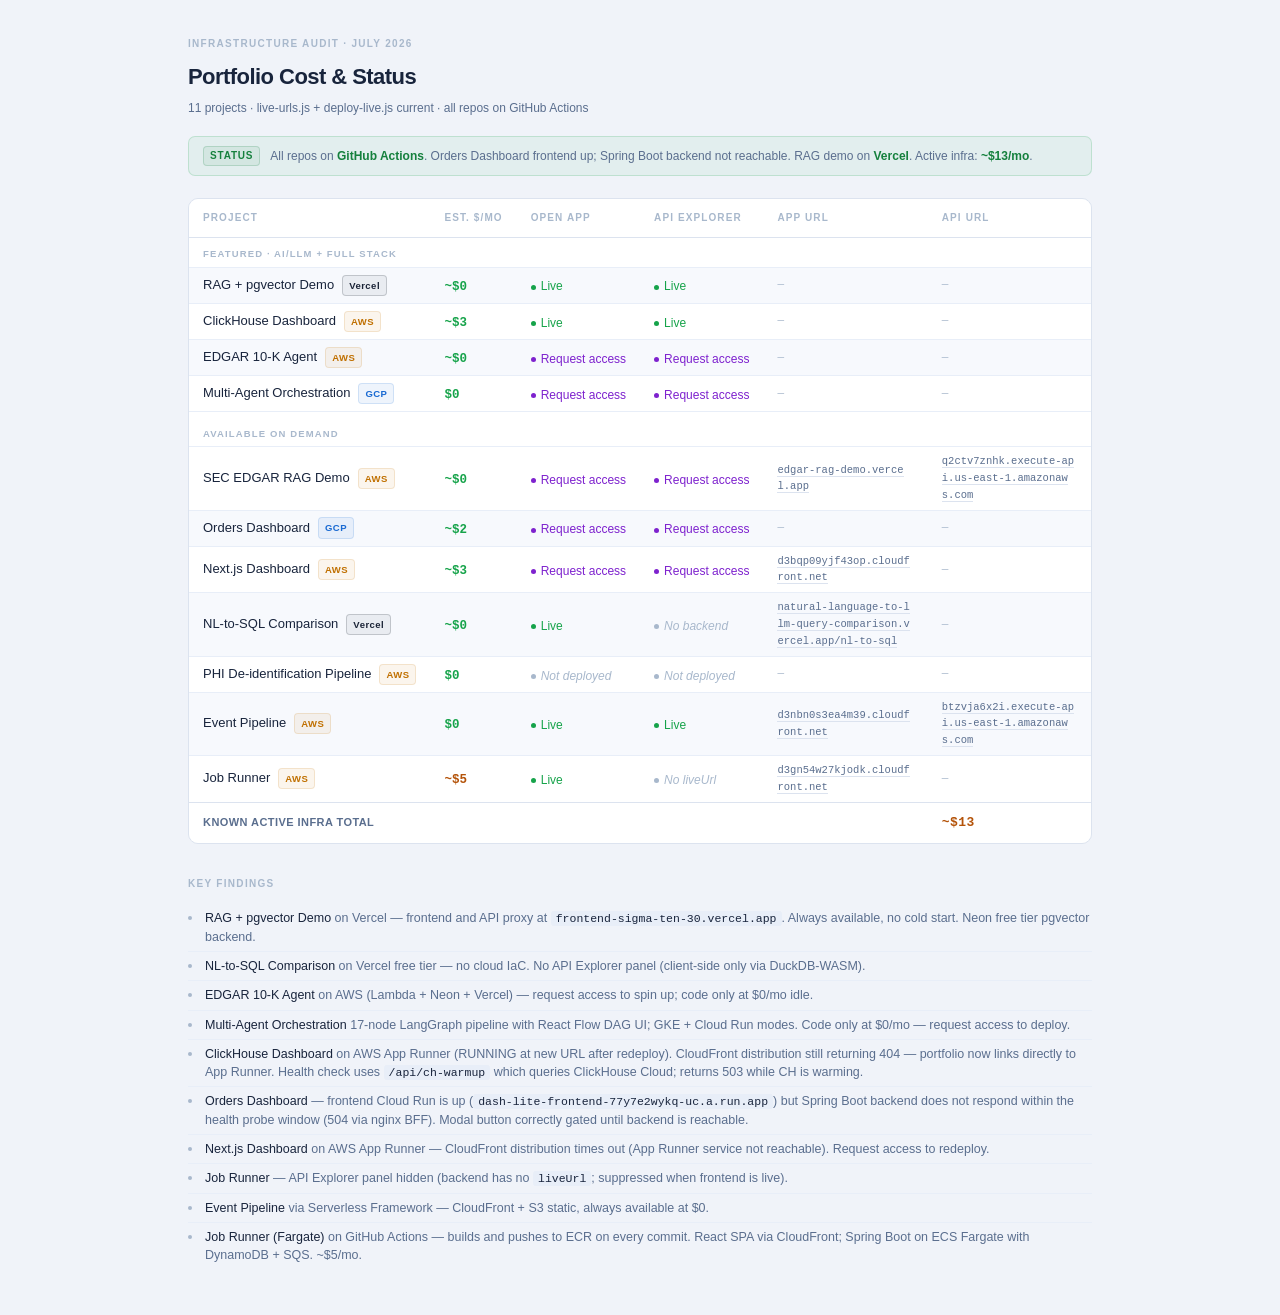
<file: infra-costs/index.html>
<!doctype html>
<html lang="en">
<head>
<meta charset="utf-8">
<meta name="viewport" content="width=device-width,initial-scale=1">
<title>Portfolio Infra Cost Audit</title>
<style>
:root{color-scheme:light dark}
body{margin:0;padding:0;font:14px -apple-system,BlinkMacSystemFont,sans-serif}

:root {
  --bg:           #0c1018;
  --surface:      #141a26;
  --surface-alt:  #101520;
  --border:       #1d2638;
  --border-faint: #172030;
  --text-1:       #dce5f5;
  --text-2:       #6e82a0;
  --text-3:       #3c4f6a;

  --aws:    #ff9d00; --aws-bg:  rgba(255,157,0,0.10);  --aws-bd:  rgba(255,157,0,0.18);
  --gcp:    #5099f7; --gcp-bg:  rgba(80,153,247,0.10); --gcp-bd:  rgba(80,153,247,0.18);

  --c-zero: #34d87a;
  --c-low:  #f0a840;
  --c-high: #e8503a;
  --c-none: #3c4f6a;

  --neon-col: #34d87a; --neon-bg: rgba(52,216,122,0.08); --neon-bd: rgba(52,216,122,0.18);
  --alert-bg: rgba(52,216,122,0.06); --alert-bd: rgba(52,216,122,0.18);

  --vercel: #e8ecf4; --vercel-bg: rgba(232,236,244,0.08); --vercel-bd: rgba(232,236,244,0.15);

  --ch-col: #c084fc; --ch-bg: rgba(192,132,252,0.10); --ch-bd: rgba(192,132,252,0.22);

  --st-nd-col: #3c4f6a;

  --btn-y-col: #34d87a; --btn-y-bg: rgba(52,216,122,0.08); --btn-y-bd: rgba(52,216,122,0.22);
  --btn-n-col: #3c4f6a; --btn-n-bg: rgba(60,79,106,0.08);  --btn-n-bd: rgba(60,79,106,0.22);
}

@media (prefers-color-scheme: light) {
  :root {
    --bg: #f0f3f9; --surface: #ffffff; --surface-alt: #f7f9fd;
    --border: #dce3ef; --border-faint: #e8eef8;
    --text-1: #18243c; --text-2: #5a6e8e; --text-3: #a8b8cc;
    --aws: #c07000; --aws-bg: rgba(192,112,0,0.07);  --aws-bd: rgba(192,112,0,0.15);
    --gcp: #1a6ad2; --gcp-bg: rgba(26,106,210,0.07); --gcp-bd: rgba(26,106,210,0.15);
    --c-zero: #16a34a; --c-low: #b45309; --c-high: #c8351e; --c-none: #a8b8cc;
    --neon-col: #15803d; --neon-bg: rgba(21,128,61,0.07); --neon-bd: rgba(21,128,61,0.18);
    --alert-bg: rgba(22,163,74,0.06); --alert-bd: rgba(22,163,74,0.18);
    --vercel: #1a2336; --vercel-bg: rgba(26,35,54,0.06); --vercel-bd: rgba(26,35,54,0.20);
    --ch-col: #7e22ce; --ch-bg: rgba(126,34,206,0.07); --ch-bd: rgba(126,34,206,0.20);
    --st-nd-col: #a8b8cc;
    --btn-y-col: #16a34a; --btn-y-bg: rgba(22,163,74,0.07); --btn-y-bd: rgba(22,163,74,0.22);
    --btn-n-col: #a8b8cc; --btn-n-bg: rgba(168,184,204,0.07); --btn-n-bd: rgba(168,184,204,0.22);
  }
}

*, *::before, *::after { box-sizing: border-box; margin: 0; padding: 0; }

body {
  background: var(--bg);
  color: var(--text-1);
  font-family: -apple-system, BlinkMacSystemFont, 'Segoe UI', 'Helvetica Neue', sans-serif;
  font-size: 14px;
  line-height: 1.6;
  padding: 36px 28px 48px;
  max-width: 960px;
  margin: 0 auto;
}

header { margin-bottom: 18px; }

.eyebrow {
  font-size: 10px;
  font-weight: 700;
  letter-spacing: 0.13em;
  text-transform: uppercase;
  color: var(--text-3);
  margin-bottom: 7px;
}

h1 {
  font-size: 22px;
  font-weight: 700;
  letter-spacing: -0.025em;
  color: var(--text-1);
  margin-bottom: 5px;
  text-wrap: balance;
}

.meta { font-size: 12px; color: var(--text-2); }

.alert-banner {
  display: flex;
  align-items: center;
  gap: 10px;
  background: var(--alert-bg);
  border: 1px solid var(--alert-bd);
  border-radius: 7px;
  padding: 9px 14px;
  margin-bottom: 22px;
  font-size: 12px;
  color: var(--neon-col);
  line-height: 1.4;
}

.alert-banner .alert-label {
  font-weight: 700;
  font-size: 10px;
  letter-spacing: 0.08em;
  text-transform: uppercase;
  white-space: nowrap;
  border: 1px solid var(--neon-bd);
  background: var(--neon-bg);
  padding: 2px 6px;
  border-radius: 4px;
  flex-shrink: 0;
}

.alert-banner .alert-body { color: var(--text-2); }
.alert-banner .alert-body strong { color: var(--neon-col); font-weight: 600; }

.table-wrap {
  overflow-x: auto;
  border: 1px solid var(--border);
  border-radius: 10px;
  margin-bottom: 32px;
}

table {
  width: 100%;
  border-collapse: collapse;
  font-variant-numeric: tabular-nums;
}

thead th {
  font-size: 10px;
  font-weight: 700;
  letter-spacing: 0.11em;
  text-transform: uppercase;
  color: var(--text-3);
  padding: 11px 14px;
  text-align: left;
  border-bottom: 1px solid var(--border);
  background: var(--surface);
  white-space: nowrap;
}

tbody tr {
  border-bottom: 1px solid var(--border-faint);
  background: var(--surface);
}
tbody tr:last-child { border-bottom: none; }
tbody tr:nth-child(even) { background: var(--surface-alt); }

td { padding: 6px 14px; vertical-align: middle; }

.proj {
  display: flex;
  align-items: center;
  gap: 8px;
  min-width: 200px;
}

.proj-name {
  font-size: 13px;
  font-weight: 500;
  color: var(--text-1);
  white-space: nowrap;
}

.chip {
  display: inline-flex;
  align-items: center;
  font-size: 9.5px;
  font-weight: 700;
  letter-spacing: 0.05em;
  padding: 2px 6px;
  border-radius: 4px;
  white-space: nowrap;
  flex-shrink: 0;
}
.chip-aws    { background: var(--aws-bg);    color: var(--aws);    border: 1px solid var(--aws-bd); }
.chip-gcp    { background: var(--gcp-bg);    color: var(--gcp);    border: 1px solid var(--gcp-bd); }
.chip-vercel { background: var(--vercel-bg); color: var(--vercel); border: 1px solid var(--vercel-bd); }

.cost {
  font-family: 'SF Mono', 'Fira Code', 'Cascadia Code', 'Consolas', monospace;
  font-size: 12.5px;
  font-weight: 600;
  white-space: nowrap;
}
.cost-zero { color: var(--c-zero); }
.cost-low  { color: var(--c-low);  }
.cost-high { color: var(--c-high); }
.cost-none { color: var(--c-none); }

.st {
  display: inline-flex;
  align-items: center;
  gap: 5px;
  font-size: 12px;
  font-weight: 500;
  white-space: nowrap;
}
.st::before {
  content: '';
  width: 5px;
  height: 5px;
  border-radius: 50%;
  flex-shrink: 0;
}
.st-live   { color: var(--c-zero); }
.st-live::before { background: var(--c-zero); }

.st-nd     { color: var(--st-nd-col); font-style: italic; font-weight: 400; }
.st-nd::before   { background: var(--st-nd-col); }

.st-req    { color: var(--ch-col); }
.st-req::before  { background: var(--ch-col); }

.section-row td {
  padding: 8px 14px 5px;
  font-size: 9.5px;
  font-weight: 700;
  letter-spacing: 0.12em;
  text-transform: uppercase;
  color: var(--text-3);
  background: var(--surface) !important;
}

tfoot tr { background: var(--surface) !important; border-top: 1px solid var(--border); }
tfoot td {
  padding: 10px 14px;
  font-size: 11px;
  font-weight: 600;
  letter-spacing: 0.04em;
  text-transform: uppercase;
  color: var(--text-2);
}
tfoot .cost { font-size: 13px; }

.findings-label {
  font-size: 10px;
  font-weight: 700;
  letter-spacing: 0.13em;
  text-transform: uppercase;
  color: var(--text-3);
  margin-bottom: 12px;
}

.findings {
  list-style: none;
  display: flex;
  flex-direction: column;
}

.finding {
  display: flex;
  gap: 13px;
  padding: 5px 0;
  border-bottom: 1px solid var(--border-faint);
  font-size: 12.5px;
  color: var(--text-2);
  line-height: 1.45;
}
.finding:last-child { border-bottom: none; }

.dot {
  flex-shrink: 0;
  width: 4px;
  height: 4px;
  border-radius: 50%;
  background: var(--text-3);
  margin-top: 7px;
}

.hi { color: var(--text-1); font-weight: 500; }

code {
  font-family: 'SF Mono', 'Fira Code', 'Consolas', monospace;
  font-size: 11.5px;
  background: var(--border-faint);
  padding: 1px 5px;
  border-radius: 3px;
  color: var(--text-1);
}

.url-cell {
  font-family: 'SF Mono', 'Fira Code', 'Consolas', monospace;
  font-size: 10.5px;
  color: var(--text-2);
  word-break: break-all;
  max-width: 200px;
}
.url-cell a {
  color: var(--text-2);
  text-decoration: none;
  border-bottom: 1px solid var(--border);
}
.url-cell a:hover { color: var(--text-1); border-color: var(--text-2); }
.url-blank { color: var(--text-3); font-size: 11px; font-style: italic; }
</style>
</head>
<body>

<header>
  <p class="eyebrow">Infrastructure Audit · July 2026</p>
  <h1>Portfolio Cost &amp; Status</h1>
  <p class="meta">11 projects · live-urls.js + deploy-live.js current · all repos on GitHub Actions</p>
</header>

<div class="alert-banner">
  <span class="alert-label">Status</span>
  <span class="alert-body">
    All repos on <strong>GitHub Actions</strong>. Orders Dashboard frontend up; Spring Boot backend not reachable.
    RAG demo on <strong>Vercel</strong>. Active infra: <strong>~$13/mo</strong>.
  </span>
</div>

<div class="table-wrap">
  <table>
    <thead>
      <tr>
        <th>Project</th>
        <th>Est. $/mo</th>
        <th>Open App</th>
        <th>API Explorer</th>
        <th>App URL</th>
        <th>API URL</th>
      </tr>
    </thead>
    <tbody>
      <tr class="section-row"><td colspan="6">Featured · AI/LLM + Full Stack</td></tr>
      <tr>
        <td><div class="proj"><span class="proj-name">RAG + pgvector Demo</span><span class="chip chip-vercel">Vercel</span></div></td>
        <td><span class="cost cost-zero">~$0</span></td>
        <td><span class="st st-live">Live</span></td>
        <td><span class="st st-live">Live</span></td>
        <td class="url-cell"><span class="url-blank">—</span></td>
        <td class="url-cell"><span class="url-blank">—</span></td>
      </tr>
      <tr>
        <td><div class="proj"><span class="proj-name">ClickHouse Dashboard</span><span class="chip chip-aws">AWS</span></div></td>
        <td><span class="cost cost-zero">~$3</span></td>
        <td><span class="st st-live">Live</span></td>
        <td><span class="st st-live">Live</span></td>
        <td class="url-cell"><span class="url-blank">—</span></td>
        <td class="url-cell"><span class="url-blank">—</span></td>
      </tr>
      <tr>
        <td><div class="proj"><span class="proj-name">EDGAR 10-K Agent</span><span class="chip chip-aws">AWS</span></div></td>
        <td><span class="cost cost-zero">~$0</span></td>
        <td><span class="st st-req">Request access</span></td>
        <td><span class="st st-req">Request access</span></td>
        <td class="url-cell"><span class="url-blank">—</span></td>
        <td class="url-cell"><span class="url-blank">—</span></td>
      </tr>
      <tr>
        <td><div class="proj"><span class="proj-name">Multi-Agent Orchestration</span><span class="chip chip-gcp">GCP</span></div></td>
        <td><span class="cost cost-zero">$0</span></td>
        <td><span class="st st-req">Request access</span></td>
        <td><span class="st st-req">Request access</span></td>
        <td class="url-cell"><span class="url-blank">—</span></td>
        <td class="url-cell"><span class="url-blank">—</span></td>
      </tr>
      <tr class="section-row"><td colspan="6" style="padding-top:14px">Available on Demand</td></tr>
      <tr>
        <td><div class="proj"><span class="proj-name">SEC EDGAR RAG Demo</span><span class="chip chip-aws">AWS</span></div></td>
        <td><span class="cost cost-zero">~$0</span></td>
        <td><span class="st st-req">Request access</span></td>
        <td><span class="st st-req">Request access</span></td>
        <td class="url-cell"><a href="https://edgar-rag-demo.vercel.app" target="_blank" rel="noopener">edgar-rag-demo.vercel.app</a></td>
        <td class="url-cell"><a href="https://q2ctv7znhk.execute-api.us-east-1.amazonaws.com/" target="_blank" rel="noopener">q2ctv7znhk.execute-api.us-east-1.amazonaws.com</a></td>
      </tr>
      <tr>
        <td><div class="proj"><span class="proj-name">Orders Dashboard</span><span class="chip chip-gcp">GCP</span></div></td>
        <td><span class="cost cost-zero">~$2</span></td>
        <td><span class="st st-req">Request access</span></td>
        <td><span class="st st-req">Request access</span></td>
        <td class="url-cell"><span class="url-blank">—</span></td>
        <td class="url-cell"><span class="url-blank">—</span></td>
      </tr>
      <tr>
        <td><div class="proj"><span class="proj-name">Next.js Dashboard</span><span class="chip chip-aws">AWS</span></div></td>
        <td><span class="cost cost-zero">~$3</span></td>
        <td><span class="st st-req">Request access</span></td>
        <td><span class="st st-req">Request access</span></td>
        <td class="url-cell"><a href="https://d3bqp09yjf43op.cloudfront.net" target="_blank" rel="noopener">d3bqp09yjf43op.cloudfront.net</a></td>
        <td class="url-cell"><span class="url-blank">—</span></td>
      </tr>
      <tr>
        <td><div class="proj"><span class="proj-name">NL-to-SQL Comparison</span><span class="chip chip-vercel">Vercel</span></div></td>
        <td><span class="cost cost-zero">~$0</span></td>
        <td><span class="st st-live">Live</span></td>
        <td><span class="st st-nd">No backend</span></td>
        <td class="url-cell"><a href="https://natural-language-to-llm-query-comparison.vercel.app/nl-to-sql/" target="_blank" rel="noopener">natural-language-to-llm-query-comparison.vercel.app/nl-to-sql</a></td>
        <td class="url-cell"><span class="url-blank">—</span></td>
      </tr>
      <tr>
        <td><div class="proj"><span class="proj-name">PHI De-identification Pipeline</span><span class="chip chip-aws">AWS</span></div></td>
        <td><span class="cost cost-zero">$0</span></td>
        <td><span class="st st-nd">Not deployed</span></td>
        <td><span class="st st-nd">Not deployed</span></td>
        <td class="url-cell"><span class="url-blank">—</span></td>
        <td class="url-cell"><span class="url-blank">—</span></td>
      </tr>
      <tr>
        <td><div class="proj"><span class="proj-name">Event Pipeline</span><span class="chip chip-aws">AWS</span></div></td>
        <td><span class="cost cost-zero">$0</span></td>
        <td><span class="st st-live">Live</span></td>
        <td><span class="st st-live">Live</span></td>
        <td class="url-cell"><a href="https://d3nbn0s3ea4m39.cloudfront.net" target="_blank" rel="noopener">d3nbn0s3ea4m39.cloudfront.net</a></td>
        <td class="url-cell"><a href="https://btzvja6x2i.execute-api.us-east-1.amazonaws.com" target="_blank" rel="noopener">btzvja6x2i.execute-api.us-east-1.amazonaws.com</a></td>
      </tr>
      <tr>
        <td><div class="proj"><span class="proj-name">Job Runner</span><span class="chip chip-aws">AWS</span></div></td>
        <td><span class="cost cost-low">~$5</span></td>
        <td><span class="st st-live">Live</span></td>
        <td><span class="st st-nd">No liveUrl</span></td>
        <td class="url-cell"><a href="https://d3gn54w27kjodk.cloudfront.net/" target="_blank" rel="noopener">d3gn54w27kjodk.cloudfront.net</a></td>
        <td class="url-cell"><span class="url-blank">—</span></td>
      </tr>
    </tbody>
    <tfoot>
      <tr>
        <td colspan="5">Known active infra total</td>
        <td><span class="cost cost-low">~$13</span></td>
      </tr>
    </tfoot>
  </table>
</div>

<section>
  <p class="findings-label">Key Findings</p>
  <ul class="findings">
    <li class="finding"><span class="dot"></span><span><span class="hi">RAG + pgvector Demo</span> on Vercel — frontend and API proxy at <code>frontend-sigma-ten-30.vercel.app</code>. Always available, no cold start. Neon free tier pgvector backend.</span></li>
    <li class="finding"><span class="dot"></span><span><span class="hi">NL-to-SQL Comparison</span> on Vercel free tier — no cloud IaC. No API Explorer panel (client-side only via DuckDB-WASM).</span></li>
    <li class="finding"><span class="dot"></span><span><span class="hi">EDGAR 10-K Agent</span> on AWS (Lambda + Neon + Vercel) — request access to spin up; code only at $0/mo idle.</span></li>
    <li class="finding"><span class="dot"></span><span><span class="hi">Multi-Agent Orchestration</span> 17-node LangGraph pipeline with React Flow DAG UI; GKE + Cloud Run modes. Code only at $0/mo — request access to deploy.</span></li>
    <li class="finding"><span class="dot"></span><span><span class="hi">ClickHouse Dashboard</span> on AWS App Runner (RUNNING at new URL after redeploy). CloudFront distribution still returning 404 — portfolio now links directly to App Runner. Health check uses <code>/api/ch-warmup</code> which queries ClickHouse Cloud; returns 503 while CH is warming.</span></li>
    <li class="finding"><span class="dot"></span><span><span class="hi">Orders Dashboard</span> — frontend Cloud Run is up (<code>dash-lite-frontend-77y7e2wykq-uc.a.run.app</code>) but Spring Boot backend does not respond within the health probe window (504 via nginx BFF). Modal button correctly gated until backend is reachable.</span></li>
    <li class="finding"><span class="dot"></span><span><span class="hi">Next.js Dashboard</span> on AWS App Runner — CloudFront distribution times out (App Runner service not reachable). Request access to redeploy.</span></li>
    <li class="finding"><span class="dot"></span><span><span class="hi">Job Runner</span> — API Explorer panel hidden (backend has no <code>liveUrl</code>; suppressed when frontend is live).</span></li>
    <li class="finding"><span class="dot"></span><span><span class="hi">Event Pipeline</span> via Serverless Framework — CloudFront + S3 static, always available at $0.</span></li>
    <li class="finding"><span class="dot"></span><span><span class="hi">Job Runner (Fargate)</span> on GitHub Actions — builds and pushes to ECR on every commit. React SPA via CloudFront; Spring Boot on ECS Fargate with DynamoDB + SQS. ~$5/mo.</span></li>
  </ul>
</section>

</body>
</html>
</file>
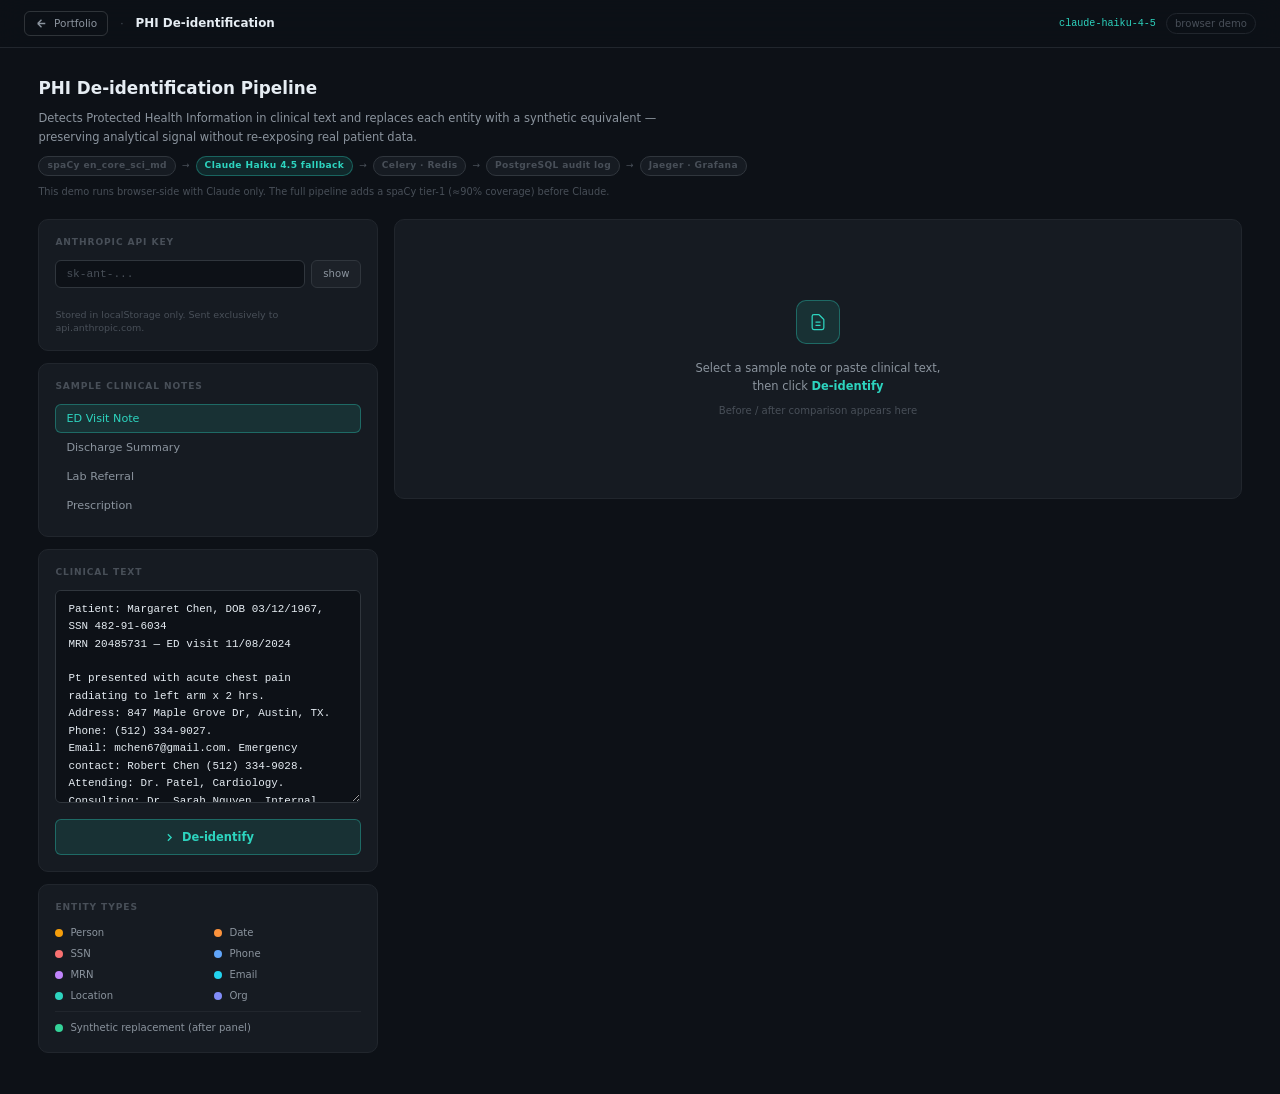
<file: phi-deidentification/index.html>
<!DOCTYPE html>
<html lang="en" data-theme="dark">
<head>
  <meta charset="UTF-8" />
  <meta name="viewport" content="width=device-width, initial-scale=1.0" />
  <title>PHI De-identification — Demo</title>
  <link rel="icon" href="data:image/svg+xml,<svg xmlns='http://www.w3.org/2000/svg' viewBox='0 0 32 32'><rect width='32' height='32' rx='6' fill='%232dd4bf'/><text x='50%25' y='56%25' dominant-baseline='middle' text-anchor='middle' fill='%230d1117' font-family='monospace' font-size='16' font-weight='700'>Φ</text></svg>" />
  <style>
    /* ── Design tokens ──────────────────────────────────────────── */
    :root {
      --bg:          #0d1117;
      --surface:     #161b22;
      --surface-2:   #1c2128;
      --border:      #21262d;
      --border-2:    #30363d;
      --text:        #e6edf3;
      --text-muted:  #8b949e;
      --text-dim:    #484f58;
      --accent:      #2dd4bf;
      --accent-dim:  rgba(45,212,191,0.12);
      --accent-border: rgba(45,212,191,0.35);
      --danger:      #f87171;
      --danger-dim:  rgba(248,113,113,0.08);
      --danger-border: rgba(248,113,113,0.3);
      --safe:        #34d399;
      --safe-dim:    rgba(52,211,153,0.08);
      --safe-border: rgba(52,211,153,0.3);
      --radius:      6px;
      --radius-lg:   10px;
    }

    /* ── Reset ──────────────────────────────────────────────────── */
    *, *::before, *::after { box-sizing: border-box; margin: 0; padding: 0; }
    html { font-size: 14px; }
    body {
      background: var(--bg);
      color: var(--text);
      font-family: system-ui, -apple-system, BlinkMacSystemFont, 'Segoe UI', sans-serif;
      line-height: 1.5;
      min-height: 100vh;
      -webkit-font-smoothing: antialiased;
    }
    a { color: var(--accent); text-decoration: none; }
    a:hover { text-decoration: underline; }
    button { cursor: pointer; font-family: inherit; }
    textarea, input, select { font-family: inherit; }
    ::-webkit-scrollbar { width: 4px; height: 4px; }
    ::-webkit-scrollbar-track { background: transparent; }
    ::-webkit-scrollbar-thumb { background: var(--border-2); border-radius: 2px; }

    /* ── Utility ─────────────────────────────────────────────────── */
    .mono  { font-family: ui-monospace, 'Cascadia Code', 'Fira Code', Consolas, monospace; }
    .label {
      font-size: 0.65rem;
      font-weight: 600;
      letter-spacing: 0.1em;
      text-transform: uppercase;
      color: var(--text-dim);
    }

    /* ── Nav ─────────────────────────────────────────────────────── */
    nav {
      position: sticky;
      top: 0;
      z-index: 40;
      background: rgba(13,17,23,0.92);
      backdrop-filter: blur(12px);
      border-bottom: 1px solid var(--border);
      height: 48px;
      display: flex;
      align-items: center;
      padding: 0 24px;
      gap: 12px;
    }
    .nav-back {
      display: flex;
      align-items: center;
      gap: 6px;
      font-size: 0.75rem;
      font-weight: 500;
      padding: 4px 10px;
      border: 1px solid rgba(255,255,255,0.15);
      border-radius: 6px;
      color: var(--text-muted);
      transition: color 0.15s;
    }
    .nav-back:hover { color: var(--text); border-color: rgba(255,255,255,0.35); text-decoration: none; }
    .nav-sep { color: var(--text-dim); font-size: 0.75rem; }
    .nav-title { font-size: 0.85rem; font-weight: 600; }
    .nav-right {
      margin-left: auto;
      display: flex;
      align-items: center;
      gap: 10px;
      font-size: 0.72rem;
    }
    @media (max-width: 480px) {
      .nav-right { display: none; }
      .nav-sep, .nav-title { display: none; }
    }
    .nav-model {
      font-family: ui-monospace, monospace;
      color: var(--accent);
      font-weight: 500;
    }
    .nav-badge {
      color: var(--text-dim);
      padding: 2px 8px;
      border: 1px solid var(--border);
      border-radius: 9999px;
    }

    /* ── Header ──────────────────────────────────────────────────── */
    .page-header {
      padding: 28px clamp(16px,3vw,48px) 0;
    }
    .page-header h1 {
      font-size: 1.2rem;
      font-weight: 700;
      color: var(--text);
      margin-bottom: 8px;
    }
    .page-header p {
      font-size: 0.82rem;
      color: var(--text-muted);
      max-width: 640px;
      line-height: 1.6;
    }
    .arch-note {
      margin-top: 10px;
      display: flex;
      flex-wrap: wrap;
      gap: 6px;
      align-items: center;
    }
    .arch-chip {
      font-size: 0.65rem;
      font-weight: 600;
      letter-spacing: 0.04em;
      padding: 2px 8px;
      border-radius: 9999px;
      border: 1px solid var(--border-2);
      color: var(--text-dim);
      background: var(--surface);
    }
    .arch-chip.active {
      border-color: var(--accent-border);
      color: var(--accent);
      background: var(--accent-dim);
    }
    .arch-arrow {
      color: var(--text-dim);
      font-size: 0.65rem;
    }

    /* ── Layout ──────────────────────────────────────────────────── */
    .layout {
      display: grid;
      grid-template-columns: 340px 1fr;
      gap: 16px;
      padding: 20px clamp(16px,3vw,48px) 40px;
      align-items: start;
    }
    @media (max-width: 800px) {
      .layout { grid-template-columns: 1fr; }
    }

    /* ── Cards ───────────────────────────────────────────────────── */
    .card {
      background: var(--surface);
      border: 1px solid var(--border);
      border-radius: var(--radius-lg);
      padding: 16px;
    }
    .card + .card { margin-top: 12px; }
    .card .label { margin-bottom: 10px; display: block; }

    /* ── API key input ───────────────────────────────────────────── */
    .key-row { display: flex; gap: 6px; }
    .key-input {
      flex: 1;
      min-width: 0;
      background: var(--bg);
      border: 1px solid var(--border-2);
      border-radius: var(--radius);
      padding: 7px 10px;
      font-size: 0.8rem;
      color: var(--text);
      font-family: ui-monospace, monospace;
      outline: none;
      transition: border-color 0.15s;
    }
    .key-input::placeholder { color: var(--text-dim); }
    .key-input:focus { border-color: var(--accent-border); }
    .key-input.input-error { border-color: var(--danger); box-shadow: 0 0 0 2px rgba(248,113,113,0.18); }
    @keyframes shake {
      0%,100% { transform: translateX(0); }
      20%     { transform: translateX(-5px); }
      40%     { transform: translateX(4px); }
      60%     { transform: translateX(-3px); }
      80%     { transform: translateX(2px); }
    }
    .shake { animation: shake 0.35s ease; }
    .input-hint {
      font-size: 0.7rem;
      margin-top: 4px;
      color: var(--danger);
      min-height: 1em;
    }
    .btn-sm {
      background: var(--surface-2);
      border: 1px solid var(--border-2);
      border-radius: var(--radius);
      padding: 7px 11px;
      font-size: 0.72rem;
      font-weight: 500;
      color: var(--text-muted);
      transition: color 0.15s, border-color 0.15s;
      white-space: nowrap;
    }
    .btn-sm:hover { color: var(--text); border-color: var(--border-2); }
    .hint {
      font-size: 0.68rem;
      color: var(--text-dim);
      margin-top: 6px;
      line-height: 1.4;
    }

    /* ── Sample picker ───────────────────────────────────────────── */
    .sample-btn {
      display: block;
      width: 100%;
      text-align: left;
      padding: 7px 10px;
      border-radius: var(--radius);
      border: 1px solid transparent;
      background: transparent;
      font-size: 0.8rem;
      color: var(--text-muted);
      transition: color 0.12s, background 0.12s, border-color 0.12s;
    }
    .sample-btn:hover { color: var(--text); background: rgba(255,255,255,0.04); }
    .sample-btn.active {
      color: var(--accent);
      border-color: var(--accent-border);
      background: var(--accent-dim);
    }

    /* ── Text area + run button ──────────────────────────────────── */
    .clinical-textarea {
      width: 100%;
      background: var(--bg);
      border: 1px solid var(--border-2);
      border-radius: var(--radius);
      padding: 10px 12px;
      font-size: 0.78rem;
      font-family: ui-monospace, 'Cascadia Code', 'Fira Code', Consolas, monospace;
      color: var(--text);
      line-height: 1.6;
      resize: vertical;
      min-height: 200px;
      outline: none;
      transition: border-color 0.15s;
    }
    .clinical-textarea:focus { border-color: var(--accent-border); }
    .clinical-textarea.input-error { border-color: var(--danger); box-shadow: 0 0 0 2px rgba(248,113,113,0.18); }
    .clinical-textarea::placeholder { color: var(--text-dim); }

    .btn-run {
      display: flex;
      align-items: center;
      justify-content: center;
      gap: 6px;
      width: 100%;
      margin-top: 10px;
      padding: 10px;
      border-radius: var(--radius);
      border: 1px solid var(--accent-border);
      background: var(--accent-dim);
      color: var(--accent);
      font-size: 0.82rem;
      font-weight: 600;
      transition: background 0.15s, opacity 0.15s;
    }
    .btn-run:hover { background: rgba(45,212,191,0.2); }
    .btn-run:disabled { opacity: 0.4; cursor: not-allowed; }

    /* ── Legend ──────────────────────────────────────────────────── */
    .legend-grid {
      display: grid;
      grid-template-columns: 1fr 1fr;
      gap: 6px 12px;
    }
    .legend-item {
      display: flex;
      align-items: center;
      gap: 7px;
      font-size: 0.72rem;
      color: var(--text-muted);
    }
    .legend-dot {
      width: 8px;
      height: 8px;
      border-radius: 50%;
      flex-shrink: 0;
    }
    .legend-replaced {
      margin-top: 8px;
      padding-top: 8px;
      border-top: 1px solid var(--border);
      display: flex;
      align-items: center;
      gap: 7px;
      font-size: 0.72rem;
      color: var(--text-muted);
    }
    .legend-dot-safe {
      width: 8px;
      height: 8px;
      border-radius: 50%;
      background: var(--safe);
      flex-shrink: 0;
    }

    /* ── Results: empty + loading ────────────────────────────────── */
    .empty-state {
      display: flex;
      flex-direction: column;
      align-items: center;
      justify-content: center;
      text-align: center;
      padding: 60px 24px;
      gap: 12px;
      background: var(--surface);
      border: 1px solid var(--border);
      border-radius: var(--radius-lg);
      min-height: 280px;
    }
    .empty-icon {
      width: 44px;
      height: 44px;
      border-radius: 10px;
      background: var(--accent-dim);
      border: 1px solid var(--accent-border);
      display: flex;
      align-items: center;
      justify-content: center;
      margin-bottom: 4px;
    }
    .empty-state p { font-size: 0.82rem; color: var(--text-muted); }
    .empty-state strong { color: var(--accent); font-weight: 600; }
    .empty-state small { font-size: 0.72rem; color: var(--text-dim); margin-top: -4px; }

    .loading-state {
      display: none;
      flex-direction: column;
      align-items: center;
      justify-content: center;
      gap: 14px;
      padding: 60px 24px;
      background: var(--surface);
      border: 1px solid var(--border);
      border-radius: var(--radius-lg);
      min-height: 280px;
    }
    .spinner {
      width: 28px;
      height: 28px;
      border: 2px solid var(--border-2);
      border-top-color: var(--accent);
      border-radius: 50%;
      animation: spin 0.7s linear infinite;
    }
    @media (prefers-reduced-motion: reduce) { .spinner { animation: none; border-top-color: var(--accent); } }
    @keyframes spin { to { transform: rotate(360deg); } }
    .loading-msg { font-size: 0.8rem; color: var(--text-muted); }

    .error-state {
      display: none;
      padding: 20px;
      background: rgba(248,113,113,0.06);
      border: 1px solid rgba(248,113,113,0.25);
      border-radius: var(--radius-lg);
    }
    .error-title { font-size: 0.8rem; font-weight: 600; color: var(--danger); margin-bottom: 4px; }
    .error-msg { font-size: 0.8rem; color: var(--text-muted); font-family: ui-monospace, monospace; }

    /* ── Stats bar ───────────────────────────────────────────────── */
    .stats-bar {
      display: none;
      background: var(--surface);
      border: 1px solid var(--border);
      border-radius: var(--radius-lg);
      padding: 14px 18px;
      gap: 0;
    }
    .stats-inner {
      display: flex;
      align-items: center;
      gap: 0;
      flex-wrap: wrap;
    }
    .stat-block {
      display: flex;
      flex-direction: column;
      gap: 1px;
      padding-right: 20px;
    }
    .stat-block + .stat-block {
      padding-left: 20px;
      border-left: 1px solid var(--border);
    }
    .stat-num {
      font-size: 1.4rem;
      font-weight: 700;
      font-variant-numeric: tabular-nums;
      line-height: 1;
    }
    .stat-label-sm { font-size: 0.65rem; color: var(--text-dim); text-transform: uppercase; letter-spacing: 0.08em; }
    .stat-model { font-size: 0.75rem; font-family: ui-monospace, monospace; color: var(--text); }
    .entity-badges {
      margin-left: auto;
      display: flex;
      flex-wrap: wrap;
      gap: 4px;
      align-items: center;
    }
    .ent-badge {
      font-size: 0.63rem;
      font-weight: 600;
      padding: 2px 7px;
      border-radius: 9999px;
      border: 1px solid;
      letter-spacing: 0.02em;
    }

    /* ── Before / After panels ───────────────────────────────────── */
    .before-after {
      display: none;
      grid-template-columns: 1fr 1fr;
      gap: 12px;
      margin-top: 12px;
    }
    @media (max-width: 600px) { .before-after { grid-template-columns: 1fr; } }

    .text-panel {
      border-radius: var(--radius-lg);
      padding: 16px;
    }
    .text-panel.before-panel {
      background: var(--danger-dim);
      border: 1px solid var(--danger-border);
    }
    .text-panel.after-panel {
      background: var(--safe-dim);
      border: 1px solid var(--safe-border);
    }
    .panel-label {
      font-size: 0.63rem;
      font-weight: 700;
      letter-spacing: 0.12em;
      text-transform: uppercase;
      margin-bottom: 12px;
      display: flex;
      align-items: center;
      gap: 6px;
    }
    .panel-label.before-label { color: var(--danger); }
    .panel-label.after-label  { color: var(--safe); }
    .panel-dot {
      width: 6px;
      height: 6px;
      border-radius: 50%;
    }
    .panel-text {
      font-family: ui-monospace, 'Cascadia Code', 'Fira Code', Consolas, monospace;
      font-size: 0.75rem;
      line-height: 1.7;
      white-space: pre-wrap;
      word-break: break-word;
      color: var(--text);
    }

    /* PHI highlight spans in the "before" panel */
    .phi { border-radius: 2px; padding: 0 1px; cursor: default; }
    .phi-PERSON { background: rgba(245,158,11,0.18); border-bottom: 1.5px solid #f59e0b; }
    .phi-DATE   { background: rgba(251,146,60,0.18);  border-bottom: 1.5px solid #fb923c; }
    .phi-SSN    { background: rgba(248,113,113,0.22); border-bottom: 1.5px solid #f87171; }
    .phi-PHONE  { background: rgba(96,165,250,0.18);  border-bottom: 1.5px solid #60a5fa; }
    .phi-MRN    { background: rgba(192,132,252,0.18); border-bottom: 1.5px solid #c084fc; }
    .phi-EMAIL  { background: rgba(34,211,238,0.16);  border-bottom: 1.5px solid #22d3ee; }
    .phi-GPE, .phi-LOC { background: rgba(45,212,191,0.16); border-bottom: 1.5px solid #2dd4bf; }
    .phi-ORG    { background: rgba(129,140,248,0.16); border-bottom: 1.5px solid #818cf8; }

    /* Replacement highlight spans in the "after" panel */
    .phi-replaced {
      background: rgba(52,211,153,0.15);
      border-bottom: 1.5px solid var(--safe);
      border-radius: 2px;
      padding: 0 1px;
      cursor: default;
    }

    /* ── Redaction log table ─────────────────────────────────────── */
    .log-section {
      display: none;
      background: var(--surface);
      border: 1px solid var(--border);
      border-radius: var(--radius-lg);
      padding: 16px;
      margin-top: 12px;
    }
    .log-section .label { margin-bottom: 12px; }
    .table-wrap { overflow-x: auto; }
    table {
      width: 100%;
      border-collapse: collapse;
      font-size: 0.73rem;
    }
    thead th {
      text-align: left;
      padding: 0 12px 8px 0;
      color: var(--text-dim);
      font-weight: 500;
      font-size: 0.67rem;
      letter-spacing: 0.06em;
      text-transform: uppercase;
      border-bottom: 1px solid var(--border);
      white-space: nowrap;
    }
    tbody tr { border-bottom: 1px solid var(--border); }
    tbody tr:last-child { border-bottom: none; }
    tbody td {
      padding: 8px 12px 8px 0;
      vertical-align: middle;
      white-space: nowrap;
    }
    .td-original { font-family: ui-monospace, monospace; color: var(--danger); max-width: 160px; overflow: hidden; text-overflow: ellipsis; }
    .td-type     { }
    .td-replace  { font-family: ui-monospace, monospace; color: var(--safe); max-width: 200px; overflow: hidden; text-overflow: ellipsis; }
    .td-hash     { font-family: ui-monospace, monospace; color: var(--text-dim); font-size: 0.67rem; }
    .type-chip {
      font-size: 0.6rem;
      font-weight: 700;
      letter-spacing: 0.05em;
      padding: 2px 6px;
      border-radius: 4px;
      border: 1px solid;
    }
  </style>
</head>
<body>

  <!-- Nav -->
  <nav>
    <a href="/#phi" class="nav-back">
      <svg width="13" height="13" viewBox="0 0 24 24" fill="none" stroke="currentColor" stroke-width="2.5"><path d="M19 12H5M5 12l7 7M5 12l7-7"/></svg>
      Portfolio
    </a>
    <span class="nav-sep">·</span>
    <span class="nav-title">PHI De-identification</span>
    <div class="nav-right">
      <span class="nav-model">claude-haiku-4-5</span>
      <span class="nav-badge">browser demo</span>
    </div>
  </nav>

  <!-- Page header -->
  <header class="page-header">
    <h1>PHI De-identification Pipeline</h1>
    <p>Detects Protected Health Information in clinical text and replaces each entity with a
       synthetic equivalent — preserving analytical signal without re-exposing real patient data.</p>
    <div class="arch-note">
      <span class="arch-chip">spaCy en_core_sci_md</span>
      <span class="arch-arrow">→</span>
      <span class="arch-chip active">Claude Haiku 4.5 fallback</span>
      <span class="arch-arrow">→</span>
      <span class="arch-chip">Celery · Redis</span>
      <span class="arch-arrow">→</span>
      <span class="arch-chip">PostgreSQL audit log</span>
      <span class="arch-arrow">→</span>
      <span class="arch-chip">Jaeger · Grafana</span>
    </div>
    <p style="font-size:0.7rem;color:var(--text-dim);margin-top:8px;">
      This demo runs browser-side with Claude only. The full pipeline adds a spaCy tier-1 (≈90% coverage) before Claude.
    </p>
  </header>

  <!-- Main layout -->
  <div class="layout">

    <!-- LEFT: Config column -->
    <div>

      <!-- API Key -->
      <div class="card">
        <span class="label">Anthropic API Key</span>
        <div class="key-row">
          <input id="apiKey" type="password" placeholder="sk-ant-..."
            class="key-input" autocomplete="off" spellcheck="false"
            oninput="clearFieldError('apiKey')" />
          <button id="keyToggle" class="btn-sm" onclick="toggleKey()">show</button>
        </div>
        <p id="apiKeyHint" class="input-hint"></p>
        <p class="hint">Stored in localStorage only. Sent exclusively to api.anthropic.com.</p>
      </div>

      <!-- Sample picker -->
      <div class="card">
        <span class="label">Sample Clinical Notes</span>
        <div id="samplePicker"></div>
      </div>

      <!-- Input + run -->
      <div class="card">
        <span class="label">Clinical Text</span>
        <textarea id="inputText" class="clinical-textarea" rows="11"
          placeholder="Paste clinical text here…"
          oninput="clearFieldError('inputText')"></textarea>
        <button id="runBtn" class="btn-run" onclick="deidentify()">
          <svg width="13" height="13" viewBox="0 0 24 24" fill="none" stroke="currentColor" stroke-width="2.5"><path d="M9 18l6-6-6-6"/></svg>
          De-identify
        </button>
      </div>

      <!-- Legend -->
      <div class="card">
        <span class="label">Entity Types</span>
        <div class="legend-grid" id="legend"></div>
        <div class="legend-replaced">
          <span class="legend-dot-safe"></span>
          <span>Synthetic replacement (after panel)</span>
        </div>
      </div>

    </div>

    <!-- RIGHT: Results column -->
    <div>

      <!-- Empty state -->
      <div class="empty-state" id="emptyState">
        <div class="empty-icon">
          <svg width="20" height="20" viewBox="0 0 24 24" fill="none" stroke="#2dd4bf" stroke-width="1.5">
            <path d="M9 12h6m-6 4h6m2 5H7a2 2 0 01-2-2V5a2 2 0 012-2h5.586a1 1 0 01.707.293l5.414 5.414a1 1 0 01.293.707V19a2 2 0 01-2 2z"/>
          </svg>
        </div>
        <p>Select a sample note or paste clinical text,<br>then click <strong>De-identify</strong></p>
        <small>Before / after comparison appears here</small>
      </div>

      <!-- Loading state -->
      <div class="loading-state" id="loadingState">
        <div class="spinner"></div>
        <p class="loading-msg" id="loadingMsg">Calling claude-haiku-4-5…</p>
      </div>

      <!-- Error state -->
      <div class="error-state" id="errorState">
        <p class="error-title">Error</p>
        <p class="error-msg" id="errorMsg"></p>
      </div>

      <!-- Stats bar -->
      <div class="stats-bar" id="statsBar">
        <div class="stats-inner">
          <div class="stat-block">
            <span class="stat-label-sm">Entities</span>
            <span class="stat-num" id="statEntities" style="color:var(--accent)">0</span>
          </div>
          <div class="stat-block">
            <span class="stat-label-sm">Latency</span>
            <span class="stat-num" id="statLatency" style="color:var(--text)">0</span>
          </div>
          <div class="stat-block">
            <span class="stat-label-sm">Model</span>
            <span class="stat-model">claude-haiku-4-5</span>
          </div>
          <div class="entity-badges" id="entityBadges"></div>
        </div>
      </div>

      <!-- Before / After -->
      <div class="before-after" id="beforeAfter">
        <div class="text-panel before-panel">
          <div class="panel-label before-label">
            <span class="panel-dot" style="background:var(--danger)"></span>
            Before — PHI exposed
          </div>
          <div class="panel-text" id="beforeText"></div>
        </div>
        <div class="text-panel after-panel">
          <div class="panel-label after-label">
            <span class="panel-dot" style="background:var(--safe)"></span>
            After — de-identified
          </div>
          <div class="panel-text" id="afterText"></div>
        </div>
      </div>

      <!-- Redaction log -->
      <div class="log-section" id="logSection">
        <span class="label">Redaction Log</span>
        <div class="table-wrap">
          <table>
            <thead>
              <tr>
                <th>Original PHI</th>
                <th>Type</th>
                <th>Synthetic Replacement</th>
                <th>SHA-256 (12 chars)</th>
              </tr>
            </thead>
            <tbody id="logBody"></tbody>
          </table>
        </div>
      </div>

    </div>
  </div>

  <script>
    // ── Entity config ─────────────────────────────────────────────────────────
    const ENT = {
      PERSON: { color: '#f59e0b', label: 'Person' },
      DATE:   { color: '#fb923c', label: 'Date' },
      SSN:    { color: '#f87171', label: 'SSN' },
      PHONE:  { color: '#60a5fa', label: 'Phone' },
      MRN:    { color: '#c084fc', label: 'MRN' },
      EMAIL:  { color: '#22d3ee', label: 'Email' },
      GPE:    { color: '#2dd4bf', label: 'Location' },
      LOC:    { color: '#2dd4bf', label: 'Location' },
      ORG:    { color: '#818cf8', label: 'Org' },
    };

    // ── Sample clinical texts ─────────────────────────────────────────────────
    const SAMPLES = [
      { name: 'ED Visit Note', text:
`Patient: Margaret Chen, DOB 03/12/1967, SSN 482-91-6034
MRN 20485731 — ED visit 11/08/2024

Pt presented with acute chest pain radiating to left arm x 2 hrs.
Address: 847 Maple Grove Dr, Austin, TX. Phone: (512) 334-9027.
Email: mchen67@gmail.com. Emergency contact: Robert Chen (512) 334-9028.
Attending: Dr. Patel, Cardiology. Consulting: Dr. Sarah Nguyen, Internal Medicine.
Assessment: NSTEMI. Admit to CCU. Start heparin drip per protocol.` },

      { name: 'Discharge Summary', text:
`DISCHARGE SUMMARY — St. Mercy Regional Medical Center

Patient: James O'Sullivan    MRN: 38291045    SSN: 619-22-8847
DOB: 07/04/1952    Admission: 10/21/2024    Discharge: 10/28/2024

Address: 1203 Birchwood Ln, Nashville, TN 37201
Phone: (615) 447-8812    Email: josullivan52@yahoo.com

Admitting Dx: Type 2 Diabetes Mellitus — uncontrolled
Attending: Dr. Anita Ramirez, Endocrinology
PCP: Dr. Kevin Park, Valley Primary Care Associates

HbA1c on admission: 11.2%. Initiated insulin therapy.
Follow-up with Dr. Ramirez in 2 weeks (01/08/2025).` },

      { name: 'Lab Referral', text:
`LAB ORDER — Cascade Diagnostics Network

Ordering Provider: Dr. Linda Hoffman, MD
Patient: Priya Anand    DOB: 09/17/1985    MRN 55103927    SSN 307-58-1124
Address: 422 Ridgecrest Ave, Portland, OR 97201
Callback: (503) 881-6240    Alt: (503) 881-6241

Collection Date: 12/03/2024
Tests: CBC with differential, CMP, TSH, HbA1c, lipid panel

Clinical indication: Annual wellness screening, fatigue workup.
CC to patient email: priya.anand85@outlook.com` },

      { name: 'Prescription', text:
`Rx — Mountain View Family Practice

Patient: Carlos Mendez    DOB: 02/28/1978    MRN 71204856
SSN: 521-37-9014    Phone: (720) 558-3391
Address: 99 Cedar Creek Blvd, Denver, CO 80202

Date: 01/14/2025
Prescriber: Dr. Theresa Kim, NPI 1234567890

Medication: Metformin HCl 500 mg tablet
Sig: 1 tab PO BID with meals x 90 days  Refills: 3
Patient email: cmendez78@protonmail.com` },
    ];

    // ── Synthetic data ────────────────────────────────────────────────────────
    const FAKE = {
      people:  ['Alex Thompson','Maria Rodriguez','James Chen','Sarah Williams',
                "Michael O'Brien",'Jennifer Park','David Martinez','Lisa Anderson',
                'Robert Kim','Emily Davis','Thomas Patel','Laura Nguyen','Daniel Lee'],
      cities:  ['Portland','Denver','Austin','Nashville','Phoenix','Seattle',
                'Charlotte','Indianapolis','Columbus','Memphis','Louisville','Boise'],
      orgs:    ['Valley Medical Group','Sunrise Health Partners','CarePoint Associates',
                'Meridian Healthcare','Summit Medical Center','Northside Health'],
      domains: ['gmail','yahoo','outlook','proton','icloud'],
      fnames:  ['jsmith','mrodriguez','alee','kpatel','tnguyen','dchen','swilliams'],
    };

    const rnd = (min, max) => Math.floor(Math.random() * (max - min + 1)) + min;
    const pick = arr => arr[Math.floor(Math.random() * arr.length)];

    function synthReplace(text, label) {
      switch (label) {
        case 'PERSON':  return pick(FAKE.people);
        case 'DATE':    return shiftDate(text);
        case 'SSN':     return `${rnd(100,999)}-${String(rnd(10,99)).padStart(2,'0')}-${rnd(1000,9999)}`;
        case 'PHONE':   return `(${rnd(200,999)}) ${rnd(200,999)}-${rnd(1000,9999)}`;
        case 'MRN':     return `MRN ${rnd(10000000,99999999)}`;
        case 'EMAIL':   return `${pick(FAKE.fnames)}${rnd(1,99)}@${pick(FAKE.domains)}.com`;
        case 'GPE': case 'LOC': return pick(FAKE.cities);
        case 'ORG':     return pick(FAKE.orgs);
        default:        return `[${label}]`;
      }
    }

    function shiftDate(s) {
      const fmts = [
        { re: /^(\d{1,2})\/(\d{1,2})\/(\d{4})$/,
          parse: m => new Date(+m[3], +m[1]-1, +m[2]),
          fmt: d => `${d.getMonth()+1}/${d.getDate()}/${d.getFullYear()}` },
        { re: /^(\d{4})-(\d{2})-(\d{2})$/,
          parse: m => new Date(+m[1], +m[2]-1, +m[3]),
          fmt: d => `${d.getFullYear()}-${String(d.getMonth()+1).padStart(2,'0')}-${String(d.getDate()).padStart(2,'0')}` },
      ];
      for (const { re, parse, fmt } of fmts) {
        const m = s.trim().match(re);
        if (m) { const d = parse(m); d.setDate(d.getDate() + rnd(-30,30)); return fmt(d); }
      }
      const d = new Date(); d.setDate(d.getDate() + rnd(-30,30));
      return `${d.getMonth()+1}/${d.getDate()}/${d.getFullYear()}`;
    }

    // ── SHA-256 via Web Crypto ────────────────────────────────────────────────
    async function sha256hex(text) {
      const buf = await crypto.subtle.digest('SHA-256', new TextEncoder().encode(text));
      return Array.from(new Uint8Array(buf)).map(b => b.toString(16).padStart(2,'0')).join('');
    }

    // ── Dedup overlapping spans (keep longest, leftmost wins on tie) ──────────
    function dedup(entities) {
      const sorted = [...entities].sort((a,b) => a.start - b.start || (b.end - b.start) - (a.end - a.start));
      const result = [];
      let maxEnd = -1;
      for (const e of sorted) {
        if (e.start >= maxEnd) { result.push(e); maxEnd = e.end; }
      }
      return result;
    }

    // ── Apply replacements + track positions for after-panel highlighting ─────
    async function buildResult(text, entities) {
      const sorted = dedup([...entities].sort((a,b) => a.start - b.start));
      let result = text;
      let offset = 0;
      const reps   = [];  // {pos, replacement, label} — for after-panel highlighting
      const logRows = []; // {original, label, replacement, hash} — for log table

      for (const ent of sorted) {
        const replacement = synthReplace(ent.text, ent.label);
        const hash = (await sha256hex(ent.text)).slice(0, 12);
        const pos = ent.start + offset;

        result = result.slice(0, pos) + replacement + result.slice(pos + (ent.end - ent.start));
        reps.push({ pos, replacement, label: ent.label });
        logRows.push({ original: ent.text, label: ent.label, replacement, hash });
        offset += replacement.length - (ent.end - ent.start);
      }

      return { result, reps, logRows, sortedEnts: sorted };
    }

    // ── HTML rendering helpers ────────────────────────────────────────────────
    const esc = s => s.replace(/&/g,'&amp;').replace(/</g,'&lt;').replace(/>/g,'&gt;').replace(/"/g,'&quot;');

    function renderBefore(text, entities) {
      const sorted = dedup([...entities].sort((a,b) => a.start - b.start));
      let html = '';
      let cursor = 0;
      for (const ent of sorted) {
        if (ent.start < cursor) continue;
        html += esc(text.slice(cursor, ent.start));
        const cls = 'phi phi-' + ent.label;
        const tt = `${ent.label}: ${ent.text}`;
        html += `<span class="${cls}" title="${esc(tt)}">${esc(ent.text)}</span>`;
        cursor = ent.end;
      }
      html += esc(text.slice(cursor));
      return html;
    }

    function renderAfter(deidentText, reps) {
      const sorted = [...reps].sort((a,b) => a.pos - b.pos);
      let html = '';
      let cursor = 0;
      for (const rep of sorted) {
        if (rep.pos < cursor) continue;
        html += esc(deidentText.slice(cursor, rep.pos));
        const tt = `${rep.label} → ${rep.replacement}`;
        html += `<span class="phi-replaced" title="${esc(tt)}">${esc(rep.replacement)}</span>`;
        cursor = rep.pos + rep.replacement.length;
      }
      html += esc(deidentText.slice(cursor));
      return html;
    }

    // ── State management ──────────────────────────────────────────────────────
    function setState(state) {
      document.getElementById('emptyState').style.display   = state === 'empty'   ? 'flex'  : 'none';
      document.getElementById('loadingState').style.display = state === 'loading' ? 'flex'  : 'none';
      document.getElementById('errorState').style.display   = state === 'error'   ? 'block' : 'none';
      document.getElementById('statsBar').style.display     = state === 'results' ? 'flex'  : 'none';
      document.getElementById('beforeAfter').style.display  = state === 'results' ? 'grid'  : 'none';
      document.getElementById('logSection').style.display   = state === 'results' ? 'block' : 'none';
    }

    // ── Main ──────────────────────────────────────────────────────────────────
    async function deidentify() {
      const key  = document.getElementById('apiKey').value.trim();
      const text = document.getElementById('inputText').value.trim();

      if (!key)  { showFieldError('apiKey', 'apiKeyHint', 'API key required — enter your sk-ant-… key above.'); return; }
      if (!text) { showFieldError('inputText', null, null); document.getElementById('inputText').focus(); return; }

      document.getElementById('runBtn').disabled = true;
      document.getElementById('loadingMsg').textContent = 'Calling claude-haiku-4-5…';
      setState('loading');

      const t0 = Date.now();

      try {
        const resp = await fetch('https://api.anthropic.com/v1/messages', {
          method: 'POST',
          headers: {
            'Content-Type': 'application/json',
            'x-api-key': key,
            'anthropic-version': '2023-06-01',
            'anthropic-dangerous-direct-browser-access': 'true',
          },
          body: JSON.stringify({
            model: 'claude-haiku-4-5',
            max_tokens: 2048,
            system: `You are a clinical PHI de-identification expert.
Identify ALL Protected Health Information (PHI) in the text and return ONLY a JSON array.
No markdown, no explanation, raw JSON only.
Each element: {"text":"<exact substring>","label":"<TYPE>","start":<int>,"end":<int>}
Types: PERSON, DATE, SSN, PHONE, MRN, EMAIL, GPE, LOC, ORG
- start: zero-indexed character offset where entity begins
- end: exclusive end offset (like Python slice — input[start:end] === text)
- "text" must exactly equal input.slice(start, end)
Verify every offset before returning. Omit any entity where you are unsure of the exact position.
Return [] if no PHI is found.`,
            messages: [{ role: 'user', content: `Clinical text:\n\n${text}\n\nReturn only the JSON array.` }],
          }),
        });

        const elapsed = Date.now() - t0;
        const data = await resp.json();

        if (!resp.ok) throw new Error(data?.error?.message || resp.statusText);

        const raw = (data.content || []).map(b => b.text || '').join('').trim();
        let parsed;
        try { parsed = JSON.parse(raw.replace(/```json|```/g, '').trim()); }
        catch { throw new Error(`Model returned non-JSON: ${raw.slice(0, 120)}`); }

        // Validate offsets — discard entities where text ≠ input.slice(start, end)
        const valid = parsed.filter(e => {
          const actual = text.slice(e.start, e.end);
          if (actual !== e.text) {
            console.warn('Bad offset discarded:', e, '→ actual:', actual);
            return false;
          }
          return true;
        });

        // Build result (replacements + log rows) in a single pass
        document.getElementById('loadingMsg').textContent = 'Building synthetic replacements…';
        const { result: deidentText, reps, logRows, sortedEnts } = await buildResult(text, valid);

        // ── Render ──
        // Stats
        const counts = {};
        sortedEnts.forEach(e => counts[e.label] = (counts[e.label] || 0) + 1);

        document.getElementById('statEntities').textContent = sortedEnts.length;
        document.getElementById('statLatency').textContent  = `${elapsed}ms`;
        document.getElementById('entityBadges').innerHTML = Object.entries(counts).map(([lbl, n]) => {
          const col = ENT[lbl]?.color || '#8b949e';
          return `<span class="ent-badge" style="color:${col};background:${col}18;border-color:${col}44">${lbl}&nbsp;${n}</span>`;
        }).join('');

        // Before / After
        document.getElementById('beforeText').innerHTML = renderBefore(text, sortedEnts);
        document.getElementById('afterText').innerHTML  = renderAfter(deidentText, reps);

        // Log table
        document.getElementById('logBody').innerHTML = logRows.map(row => {
          const col = ENT[row.label]?.color || '#8b949e';
          return `<tr>
            <td class="td-original" title="${esc(row.original)}">${esc(row.original)}</td>
            <td class="td-type">
              <span class="type-chip" style="color:${col};background:${col}18;border-color:${col}44">${esc(row.label)}</span>
            </td>
            <td class="td-replace" title="${esc(row.replacement)}">${esc(row.replacement)}</td>
            <td class="td-hash">${row.hash}…</td>
          </tr>`;
        }).join('');

        setState('results');

        // Persist key
        try { localStorage.setItem('phi_demo_key', key); } catch {}

      } catch (err) {
        document.getElementById('errorMsg').textContent = err.message;
        setState('error');
      } finally {
        document.getElementById('runBtn').disabled = false;
      }
    }

    // ── Inline field errors ───────────────────────────────────────────────────
    function showFieldError(inputId, hintId, message) {
      const el = document.getElementById(inputId);
      el.classList.add('input-error', 'shake');
      el.addEventListener('animationend', () => el.classList.remove('shake'), { once: true });
      el.focus();
      if (hintId && message) {
        document.getElementById(hintId).textContent = message;
      }
    }
    function clearFieldError(inputId) {
      document.getElementById(inputId).classList.remove('input-error');
      const hintId = { apiKey: 'apiKeyHint' }[inputId];
      if (hintId) document.getElementById(hintId).textContent = '';
    }

    // ── Key show/hide ─────────────────────────────────────────────────────────
    function toggleKey() {
      const inp = document.getElementById('apiKey');
      const btn = document.getElementById('keyToggle');
      inp.type = inp.type === 'password' ? 'text' : 'password';
      btn.textContent = inp.type === 'password' ? 'show' : 'hide';
    }

    // ── Init ──────────────────────────────────────────────────────────────────
    (function init() {
      // Restore API key
      try { const k = localStorage.getItem('phi_demo_key'); if (k) document.getElementById('apiKey').value = k; } catch {}

      // Build sample picker
      const picker = document.getElementById('samplePicker');
      SAMPLES.forEach((s, i) => {
        const btn = document.createElement('button');
        btn.className = 'sample-btn' + (i === 0 ? ' active' : '');
        btn.textContent = s.name;
        btn.onclick = () => {
          picker.querySelectorAll('.sample-btn').forEach(b => b.classList.remove('active'));
          btn.classList.add('active');
          document.getElementById('inputText').value = s.text;
        };
        picker.appendChild(btn);
      });
      document.getElementById('inputText').value = SAMPLES[0].text;

      // Build legend (deduplicate LOC from GPE)
      const legendGrid = document.getElementById('legend');
      Object.entries(ENT)
        .filter(([k]) => k !== 'LOC')
        .forEach(([label, cfg]) => {
          const el = document.createElement('div');
          el.className = 'legend-item';
          el.innerHTML = `<span class="legend-dot" style="background:${cfg.color}"></span><span>${cfg.label}</span>`;
          legendGrid.appendChild(el);
        });
    })();
  </script>
</body>
</html>
</file>
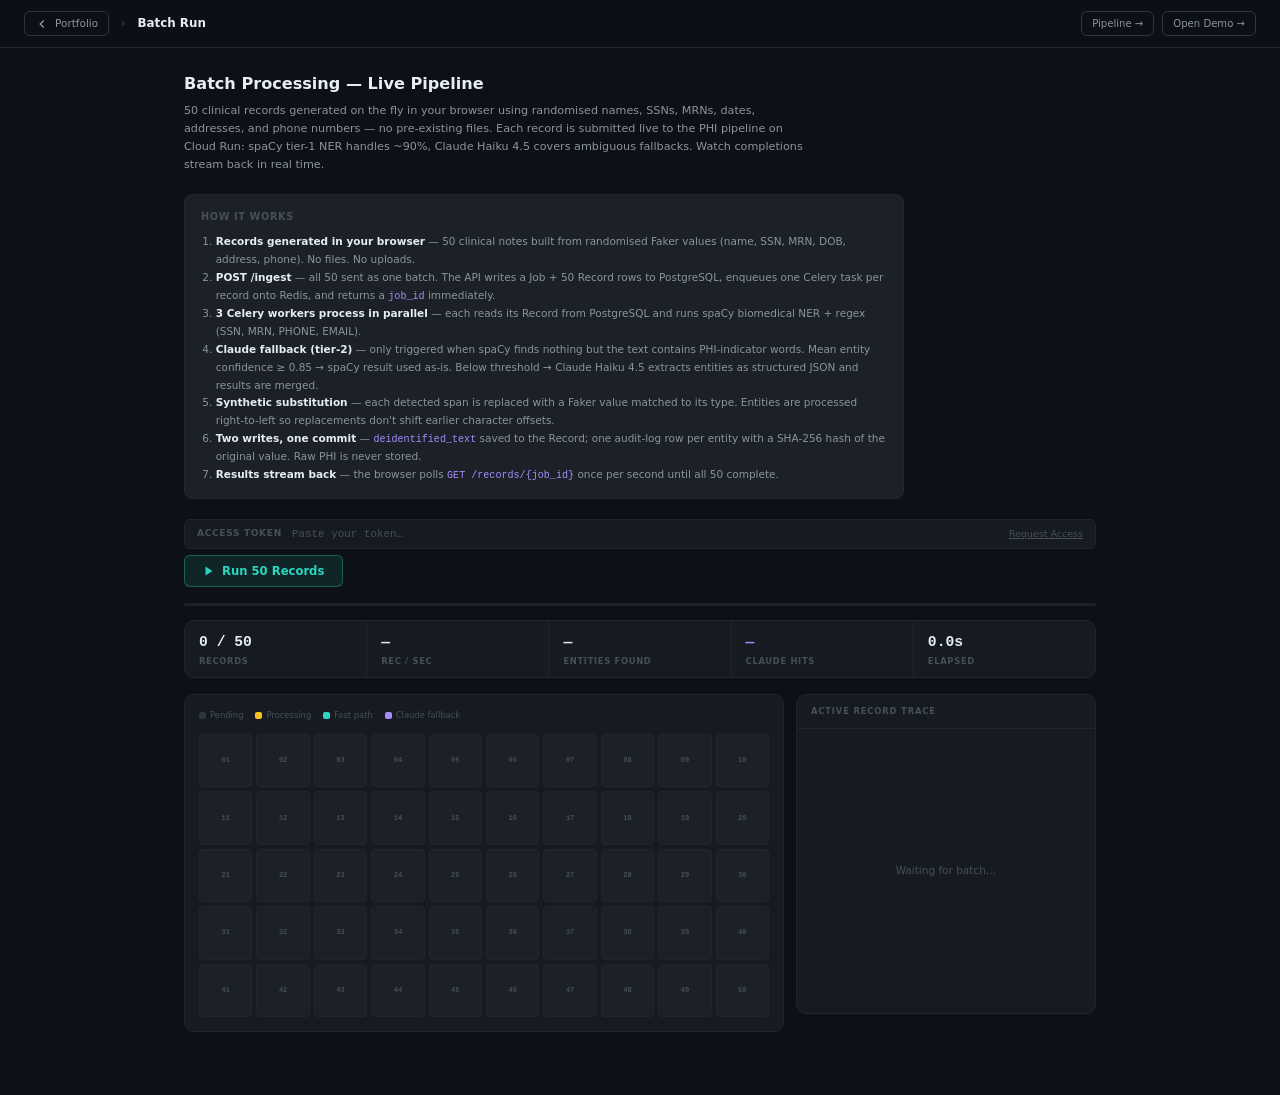
<file: phi-deidentification/batch.html>
<!DOCTYPE html>
<html lang="en" data-theme="dark">
<head>
  <meta charset="UTF-8" />
  <meta name="viewport" content="width=device-width, initial-scale=1.0" />
  <title>PHI De-identification — Batch Run</title>
  <link rel="icon" href="data:image/svg+xml,<svg xmlns='http://www.w3.org/2000/svg' viewBox='0 0 32 32'><rect width='32' height='32' rx='6' fill='%232dd4bf'/><text x='50%25' y='56%25' dominant-baseline='middle' text-anchor='middle' fill='%230d1117' font-family='monospace' font-size='16' font-weight='700'>Φ</text></svg>" />
  <style>
    :root {
      --bg:          #0d1117;
      --surface:     #161b22;
      --surface-2:   #1c2128;
      --border:      #21262d;
      --border-2:    #30363d;
      --text:        #e6edf3;
      --text-muted:  #8b949e;
      --text-dim:    #484f58;
      --accent:      #2dd4bf;
      --accent-dim:  rgba(45,212,191,0.10);
      --accent-border: rgba(45,212,191,0.35);
      --amber:       #f59e0b;
      --amber-dim:   rgba(245,158,11,0.10);
      --amber-border:rgba(245,158,11,0.35);
      --violet:      #a78bfa;
      --violet-dim:  rgba(167,139,250,0.10);
      --violet-border:rgba(167,139,250,0.35);
      --safe:        #34d399;
      --safe-dim:    rgba(52,211,153,0.10);
      --safe-border: rgba(52,211,153,0.35);
      --radius:      6px;
      --radius-lg:   10px;
    }

    *, *::before, *::after { box-sizing: border-box; margin: 0; padding: 0; }
    html { font-size: 14px; }
    body {
      background: var(--bg);
      color: var(--text);
      font-family: system-ui,-apple-system,BlinkMacSystemFont,'Segoe UI',sans-serif;
      line-height: 1.5;
      min-height: 100vh;
      -webkit-font-smoothing: antialiased;
    }
    ::-webkit-scrollbar { width: 4px; height: 4px; }
    ::-webkit-scrollbar-track { background: transparent; }
    ::-webkit-scrollbar-thumb { background: var(--border-2); border-radius: 2px; }

    /* ── Nav ─────────────────────────────────────────────────────────── */
    nav {
      position: sticky; top: 0; z-index: 40;
      background: rgba(13,17,23,0.92);
      backdrop-filter: blur(12px);
      border-bottom: 1px solid var(--border);
      height: 48px;
      display: flex; align-items: center;
      padding: 0 24px; gap: 12px;
    }
    .nav-back {
      display: flex; align-items: center; gap: 6px;
      font-size: 0.75rem; font-weight: 500; color: var(--text-muted);
      padding: 4px 10px; border: 1px solid rgba(255,255,255,0.15); border-radius: 6px;
      transition: color 0.15s, border-color 0.15s; text-decoration: none;
    }
    .nav-back:hover { color: var(--text); border-color: rgba(255,255,255,0.35); }
    .nav-sep { color: var(--text-dim); font-size: 0.75rem; }
    .nav-title { font-size: 0.85rem; font-weight: 600; }
    .nav-right { margin-left: auto; display: flex; align-items: center; gap: 8px; }
    @media (max-width: 480px) {
      .nav-right { display: none; }
      .nav-sep, .nav-title { display: none; }
    }
    .nav-btn {
      font-size: 0.72rem; font-weight: 500;
      padding: 4px 10px; border-radius: var(--radius);
      border: 1px solid var(--border-2);
      background: transparent; color: var(--text-muted);
      text-decoration: none; transition: color 0.15s, border-color 0.15s;
    }
    .nav-btn:hover { color: var(--text); border-color: var(--border-2); }

    /* ── Page ─────────────────────────────────────────────────────────── */
    .page-wrap { max-width: 960px; margin: 0 auto; padding: 24px 24px 64px; }

    .page-hd { margin-bottom: 20px; }
    .page-title { font-size: 1.15rem; font-weight: 700; margin-bottom: 6px; }
    .page-desc { font-size: 0.8rem; color: var(--text-muted); max-width: 620px; line-height: 1.6; }

    /* ── Controls ────────────────────────────────────────────────────── */
    .controls {
      display: flex; align-items: center; gap: 12px;
      margin-bottom: 16px; flex-wrap: wrap;
    }
    .run-btn {
      display: flex; align-items: center; gap: 7px;
      background: var(--accent-dim);
      border: 1px solid var(--accent-border);
      border-radius: var(--radius);
      padding: 8px 18px;
      font-size: 0.83rem; font-weight: 700;
      color: var(--accent); cursor: pointer;
      transition: background 0.15s, opacity 0.15s;
      font-family: inherit;
    }
    .run-btn:hover { background: rgba(45,212,191,0.18); }
    .run-btn:disabled { opacity: 0.4; cursor: not-allowed; }
    /* ── Progress bar ────────────────────────────────────────────────── */
    .prog-wrap {
      height: 3px; background: var(--surface-2);
      border-radius: 9999px; margin-bottom: 14px;
      overflow: hidden;
    }
    .prog-bar {
      height: 100%;
      background: linear-gradient(90deg, var(--accent), var(--violet));
      border-radius: 9999px;
      width: 0%;
      transition: width 0.3s ease;
    }

    /* ── Stats ───────────────────────────────────────────────────────── */
    .stats-row {
      display: flex; gap: 0;
      background: var(--surface);
      border: 1px solid var(--border);
      border-radius: var(--radius-lg);
      overflow: hidden;
      margin-bottom: 16px;
    }
    .stat {
      flex: 1; padding: 10px 14px;
      border-right: 1px solid var(--border);
      min-width: 0;
    }
    .stat:last-child { border-right: none; }
    .stat-val {
      font-size: 1.05rem; font-weight: 700;
      font-variant-numeric: tabular-nums;
      font-family: ui-monospace, monospace;
      color: var(--text); white-space: nowrap;
    }
    .stat-lbl {
      font-size: 0.6rem; font-weight: 600;
      letter-spacing: 0.08em; text-transform: uppercase;
      color: var(--text-dim); margin-top: 2px;
    }

    /* ── Main layout ─────────────────────────────────────────────────── */
    .main-layout {
      display: grid;
      grid-template-columns: 1fr 300px;
      gap: 12px;
      align-items: start;
    }
    @media (max-width: 780px) { .main-layout { grid-template-columns: 1fr; } }

    /* ── Record grid ─────────────────────────────────────────────────── */
    .grid-card {
      background: var(--surface);
      border: 1px solid var(--border);
      border-radius: var(--radius-lg);
      padding: 14px;
    }
    .grid-legend {
      display: flex; gap: 12px; margin-bottom: 12px;
      font-size: 0.6rem; color: var(--text-dim);
    }
    .leg-item { display: flex; align-items: center; gap: 4px; }
    .leg-dot { width: 7px; height: 7px; border-radius: 2px; }
    .rec-grid {
      display: grid;
      grid-template-columns: repeat(10, 1fr);
      gap: 4px;
    }
    .rec-card {
      aspect-ratio: 1;
      border-radius: 4px;
      border: 1px solid;
      display: flex;
      flex-direction: column;
      align-items: center;
      justify-content: center;
      font-size: 0.5rem;
      font-family: ui-monospace, monospace;
      cursor: default;
      position: relative;
      overflow: hidden;
      transition: background 0.25s, border-color 0.25s, color 0.25s;
      user-select: none;
    }
    .rec-card .rec-id    { font-weight: 600; line-height: 1; }
    .rec-card .rec-info  { margin-top: 2px; opacity: 0.7; }
    .rec-card.pending  { background: var(--surface-2); border-color: var(--border); color: var(--text-dim); }
    .rec-card.active   { background: rgba(251,191,36,0.10); border-color: rgba(251,191,36,0.55); color: #fbbf24; }
    .rec-card.done-fast  { background: var(--accent-dim);  border-color: var(--accent-border); color: var(--accent); }
    .rec-card.done-claude{ background: var(--violet-dim);  border-color: var(--violet-border); color: var(--violet); }
    .rec-card.active::after {
      content: '';
      position: absolute; inset: 0; border-radius: 3px;
      animation: pulse-glow 1.1s ease-in-out infinite;
    }
    @keyframes pulse-glow {
      0%,100% { box-shadow: inset 0 0 0 1px rgba(251,191,36,0.0); }
      50%      { box-shadow: inset 0 0 0 1px rgba(251,191,36,0.4); }
    }

    /* ── Trace panel ─────────────────────────────────────────────────── */
    .trace-panel {
      background: var(--surface);
      border: 1px solid var(--border);
      border-radius: var(--radius-lg);
      min-height: 320px;
      display: flex;
      flex-direction: column;
    }
    .trace-panel-hd {
      padding: 10px 14px;
      border-bottom: 1px solid var(--border);
      font-size: 0.6rem; font-weight: 700;
      letter-spacing: 0.1em; text-transform: uppercase;
      color: var(--text-dim);
    }
    .trace-idle-msg {
      flex: 1; display: flex; align-items: center; justify-content: center;
      color: var(--text-dim); font-size: 0.75rem;
    }
    .trace-body { padding: 12px 14px; flex: 1; }
    .trace-rec-hd {
      display: flex; align-items: baseline; gap: 8px;
      margin-bottom: 12px;
    }
    .trace-rec-id {
      font-family: ui-monospace, monospace;
      font-size: 0.7rem; font-weight: 700;
      color: var(--text-muted);
    }
    .trace-rec-name {
      font-size: 0.78rem; font-weight: 600;
      color: var(--text);
    }
    .trace-steps { display: flex; flex-direction: column; gap: 6px; }
    .t-step {
      display: flex; align-items: flex-start; gap: 8px;
      font-size: 0.73rem;
    }
    .t-step-icon {
      width: 14px; height: 14px; flex-shrink: 0;
      margin-top: 1px;
      display: flex; align-items: center; justify-content: center;
    }
    .t-step-icon .dot {
      width: 6px; height: 6px; border-radius: 50%;
      background: var(--border-2);
      transition: background 0.2s;
    }
    .t-step.done .dot   { background: var(--safe); }
    .t-step.active .dot { background: var(--amber); animation: blink 0.8s ease infinite; }
    .t-step.claude .dot { background: var(--violet); animation: blink 0.8s ease infinite; }
    @keyframes blink { 0%,100% { opacity:1; } 50% { opacity:0.3; } }
    .t-step-body { flex: 1; }
    .t-step-name { color: var(--text-muted); font-weight: 500; }
    .t-step.done .t-step-name   { color: var(--text); }
    .t-step.active .t-step-name { color: #fbbf24; }
    .t-step.claude .t-step-name { color: var(--violet); }
    .t-step-result {
      font-family: ui-monospace, monospace;
      font-size: 0.65rem; color: var(--text-dim);
      margin-top: 1px;
    }
    .t-step.done .t-step-result { color: var(--safe); }

    /* ── Completion ──────────────────────────────────────────────────── */
    .done-panel {
      display: none;
      background: var(--surface);
      border: 1px solid var(--safe-border);
      border-radius: var(--radius-lg);
      padding: 20px 24px;
      margin-top: 14px;
    }
    .done-title {
      font-size: 0.95rem; font-weight: 700;
      color: var(--safe); margin-bottom: 14px;
      display: flex; align-items: center; gap: 8px;
    }
    .done-stats {
      display: grid; grid-template-columns: repeat(auto-fit, minmax(140px, 1fr));
      gap: 10px;
    }
    .done-stat {
      background: var(--surface-2);
      border: 1px solid var(--border);
      border-radius: var(--radius);
      padding: 10px 12px;
    }
    .done-stat-val {
      font-size: 1.2rem; font-weight: 700;
      font-family: ui-monospace, monospace;
      font-variant-numeric: tabular-nums;
    }
    .done-stat-lbl {
      font-size: 0.62rem; font-weight: 600;
      letter-spacing: 0.08em; text-transform: uppercase;
      color: var(--text-dim); margin-top: 3px;
    }

    /* ── Token row ───────────────────────────────────────────────── */
    .token-row {
      display: flex; align-items: center; gap: 10px;
      background: var(--surface);
      border: 1px solid var(--border);
      border-radius: var(--radius);
      padding: 7px 12px;
      margin-bottom: 6px;
    }
    .token-lbl {
      font-size: 0.65rem; font-weight: 700;
      letter-spacing: 0.07em; text-transform: uppercase;
      color: var(--text-dim); white-space: nowrap; flex-shrink: 0;
    }
    .token-input {
      flex: 1; background: transparent; border: none;
      color: var(--text); font-family: ui-monospace, monospace;
      font-size: 0.78rem; outline: none; min-width: 0;
    }
    .token-input::placeholder { color: var(--text-dim); }
    .token-row.error { border-color: rgba(248,113,113,0.6); }
    .token-row.error .token-input { color: #f87171; }
    .token-req-link {
      background: none; border: none; cursor: pointer;
      font-size: 0.68rem; color: var(--text-dim);
      font-family: inherit; text-decoration: underline;
      white-space: nowrap; padding: 0; flex-shrink: 0;
    }
    .token-req-link:hover { color: var(--text-muted); }
    .token-error {
      font-size: 0.7rem; color: #f87171;
      margin-bottom: 10px; display: none;
    }
  </style>
</head>
<body>

<nav>
  <a href="/#phi" class="nav-back">
    <svg width="14" height="14" viewBox="0 0 24 24" fill="none" stroke="currentColor" stroke-width="2.5"><polyline points="15 18 9 12 15 6"/></svg>
    Portfolio
  </a>
  <span class="nav-sep">›</span>
  <span class="nav-title">Batch Run</span>
  <div class="nav-right">
    <a href="pipeline.html" class="nav-btn">Pipeline →</a>
    <a href="index.html" class="nav-btn">Open Demo →</a>
  </div>
</nav>

<div class="page-wrap">

  <div class="page-hd">
    <h1 class="page-title">Batch Processing — Live Pipeline</h1>
    <p class="page-desc">
      50 clinical records generated on the fly in your browser using randomised names, SSNs, MRNs,
      dates, addresses, and phone numbers — no pre-existing files. Each record is submitted live
      to the PHI pipeline on Cloud Run: spaCy tier-1 NER handles ~90%, Claude Haiku 4.5 covers
      ambiguous fallbacks. Watch completions stream back in real time.
    </p>
  </div>

  <!-- How it works -->
  <div style="margin-bottom:20px;padding:14px 16px;background:var(--surface-2);border:1px solid var(--border);border-radius:8px;font-size:0.75rem;line-height:1.7;color:var(--text-muted);max-width:720px;">
    <div style="font-size:0.7rem;font-weight:600;letter-spacing:.06em;text-transform:uppercase;color:var(--text-dim);margin-bottom:8px;">How it works</div>
    <ol style="margin:0;padding-left:1.4em;">
      <li><strong style="color:var(--text);">Records generated in your browser</strong> — 50 clinical notes built from randomised Faker values (name, SSN, MRN, DOB, address, phone). No files. No uploads.</li>
      <li><strong style="color:var(--text);">POST /ingest</strong> — all 50 sent as one batch. The API writes a Job + 50 Record rows to PostgreSQL, enqueues one Celery task per record onto Redis, and returns a <code style="font-size:0.72rem;color:var(--violet);">job_id</code> immediately.</li>
      <li><strong style="color:var(--text);">3 Celery workers process in parallel</strong> — each reads its Record from PostgreSQL and runs spaCy biomedical NER + regex (SSN, MRN, PHONE, EMAIL).</li>
      <li><strong style="color:var(--text);">Claude fallback (tier-2)</strong> — only triggered when spaCy finds nothing but the text contains PHI-indicator words. Mean entity confidence ≥ 0.85 → spaCy result used as-is. Below threshold → Claude Haiku 4.5 extracts entities as structured JSON and results are merged.</li>
      <li><strong style="color:var(--text);">Synthetic substitution</strong> — each detected span is replaced with a Faker value matched to its type. Entities are processed right-to-left so replacements don't shift earlier character offsets.</li>
      <li><strong style="color:var(--text);">Two writes, one commit</strong> — <code style="font-size:0.72rem;color:var(--violet);">deidentified_text</code> saved to the Record; one audit-log row per entity with a SHA-256 hash of the original value. Raw PHI is never stored.</li>
      <li><strong style="color:var(--text);">Results stream back</strong> — the browser polls <code style="font-size:0.72rem;color:var(--violet);">GET /records/{job_id}</code> once per second until all 50 complete.</li>
    </ol>
  </div>

  <!-- Inline token field -->
  <div class="token-row" id="tokenRow">
    <span class="token-lbl">Access Token</span>
    <input type="password" id="tokenInput" class="token-input"
           placeholder="Paste your token…" />
    <button class="token-req-link" onclick="requestAccess()">Request Access</button>
  </div>
  <div class="token-error" id="tokenError"></div>

  <div class="controls">
    <button class="run-btn" id="runBtn" onclick="startBatch()">
      <svg width="12" height="12" viewBox="0 0 24 24" fill="currentColor"><polygon points="5,3 19,12 5,21"/></svg>
      Run 50 Records
    </button>
  </div>

  <div class="prog-wrap"><div class="prog-bar" id="progBar"></div></div>

  <div class="stats-row">
    <div class="stat">
      <div class="stat-val" id="sRecords">0 / 50</div>
      <div class="stat-lbl">Records</div>
    </div>
    <div class="stat">
      <div class="stat-val" id="sThroughput">—</div>
      <div class="stat-lbl">rec / sec</div>
    </div>
    <div class="stat">
      <div class="stat-val" id="sEntities">—</div>
      <div class="stat-lbl">Entities found</div>
    </div>
    <div class="stat" style="--text:#a78bfa">
      <div class="stat-val" id="sClaude" style="color:var(--violet)">—</div>
      <div class="stat-lbl">Claude hits</div>
    </div>
    <div class="stat">
      <div class="stat-val" id="sElapsed">0.0s</div>
      <div class="stat-lbl">Elapsed</div>
    </div>
  </div>

  <div class="main-layout">

    <div class="grid-card">
      <div class="grid-legend">
        <div class="leg-item"><div class="leg-dot" style="background:var(--border-2)"></div> Pending</div>
        <div class="leg-item"><div class="leg-dot" style="background:#fbbf24"></div> Processing</div>
        <div class="leg-item"><div class="leg-dot" style="background:var(--accent)"></div> Fast path</div>
        <div class="leg-item"><div class="leg-dot" style="background:var(--violet)"></div> Claude fallback</div>
      </div>
      <div class="rec-grid" id="recGrid"></div>
    </div>

    <div class="trace-panel" id="tracePanel">
      <div class="trace-panel-hd">Active Record Trace</div>
      <div class="trace-idle-msg" id="traceIdle">Waiting for batch…</div>
      <div class="trace-body" id="traceBody" style="display:none"></div>
    </div>

  </div>

  <div class="done-panel" id="donePanel">
    <div class="done-title">
      <svg width="16" height="16" viewBox="0 0 24 24" fill="none" stroke="currentColor" stroke-width="2.5"><polyline points="20 6 9 17 4 12"/></svg>
      Batch complete
    </div>
    <div class="done-stats" id="doneStats"></div>
  </div>

</div>

<script>
  // ── Credentials ───────────────────────────────────────────────────────
  const BACKEND_URL = (window._deployLive?.phiBackendUrl || '').replace(/\/$/, '');
  function getToken() {
    return document.getElementById('tokenInput').value.trim()
        || localStorage.getItem('phi_access_token') || '';
  }

  // ── Data generation ───────────────────────────────────────────────────

  const FIRST  = ['Alice','Barbara','Carol','Diana','Elena','Frances','Grace','Helen','Iris','Janet','Karen','Laura','Maria','Nancy','Olivia','Patricia','Quinn','Rachel','Susan','Teresa'];
  const MNAMES = ['Adam','Brian','Carlos','David','Eric','Frank','George','Henry','Ivan','James','Kevin','Leo','Michael','Nathan','Oscar','Peter','Quinn','Robert','Steve','Thomas'];
  const LAST   = ['Johnson','Smith','Williams','Brown','Jones','Davis','Miller','Wilson','Moore','Taylor','Anderson','Thomas','Jackson','White','Harris','Martin','Thompson','Garcia','Martinez','Robinson'];
  const DOCS   = ['Chen','Patel','Rodriguez','Kim','Nguyen','Park','Martinez','Lee','Johnson','Hernandez','Okafor','Yamamoto'];
  const HOSPS  = ['Mass General','Brigham & Women\'s','Cleveland Clinic','Mayo Clinic','Johns Hopkins','Stanford Medical','UCLA Health','NYU Langone','Vanderbilt Medical','Duke University Medical'];
  const MONTHS = ['January','February','March','April','May','June','July','August','September','October','November','December'];

  function lcg(s) { return (Math.imul(1664525, s) + 1013904223) >>> 0; }
  function rnd(s, n) { return lcg(s) % n; }

  function genRecord(idx) {
    const s = idx * 37 + 19;
    const isFemale = rnd(s, 2) === 0;
    const fn = isFemale ? FIRST[rnd(s, FIRST.length)] : MNAMES[rnd(s+1, MNAMES.length)];
    const ln = LAST[rnd(s+2, LAST.length)];
    const doc = DOCS[rnd(s+3, DOCS.length)];
    const hosp = HOSPS[rnd(s+4, HOSPS.length)];
    const mrn = String(1000000 + rnd(s+5, 9000000));
    const mon = rnd(s+6, 12);
    const day = rnd(s+7, 27) + 1;
    const yr  = 2023 + rnd(s+8, 2);
    const spacy_e = 3 + rnd(s+9, 3);
    const regex_e = 1 + rnd(s+10, 3);
    const total_e = spacy_e + regex_e;
    return {
      idx, idStr: `REC-${String(idx+1).padStart(3,'0')}`,
      patient: `${fn} ${ln}`, doctor: `Dr. ${doc}`, hosp,
      date: `${MONTHS[mon]} ${day}, ${yr}`, mrn,
      entity_count: total_e,
    };
  }

  const RECORDS = Array.from({length: 50}, (_, i) => genRecord(i));

  // ── Render grid ───────────────────────────────────────────────────────

  const grid = document.getElementById('recGrid');
  RECORDS.forEach(r => {
    const el = document.createElement('div');
    el.className = 'rec-card pending';
    el.id = `card-${r.idx}`;
    el.title = r.patient;
    el.innerHTML = `<span class="rec-id">${String(r.idx+1).padStart(2,'0')}</span>`;
    grid.appendChild(el);
  });

  // ── Shared state ──────────────────────────────────────────────────────

  let doneCount = 0, totalEnts = 0, startTime = null, timerHandle = null;

  // ── Token field ───────────────────────────────────────────────────────

  function showTokenError(msg) {
    const el = document.getElementById('tokenError');
    const row = document.getElementById('tokenRow');
    el.textContent = msg; el.style.display = msg ? 'block' : 'none';
    row.classList.toggle('error', !!msg);
  }

  function requestAccess() {
    const sub  = encodeURIComponent('PHI Pipeline Access Request');
    const body = encodeURIComponent('Hi,\n\nI would like access to the PHI de-identification batch demo on bganguly.github.io.\n\nThanks');
    window.open(`mailto:gangulybikramjit@gmail.com?subject=${sub}&body=${body}`);
  }

  // ── Init — pre-fill from localStorage ────────────────────────────────

  (function init() {
    const saved = localStorage.getItem('phi_access_token');
    if (saved) document.getElementById('tokenInput').value = saved;
  })();

  // ── Stats ─────────────────────────────────────────────────────────────

  function updateStats() {
    const elapsed = (Date.now() - startTime) / 1000;
    document.getElementById('sRecords').textContent = `${doneCount} / 50`;
    document.getElementById('sThroughput').textContent = elapsed > 0.1 ? (doneCount / elapsed).toFixed(1) : '—';
    document.getElementById('sEntities').textContent = totalEnts > 0 ? totalEnts : '—';
    document.getElementById('sClaude').textContent = '—';
    document.getElementById('progBar').style.width = `${(doneCount / 50) * 100}%`;
  }

  // ── startBatch ────────────────────────────────────────────────────────

  async function startBatch() {
    const token = getToken();
    if (!token) {
      showTokenError('Paste your access token above, then click Run.');
      document.getElementById('tokenInput').focus();
      return;
    }
    if (!BACKEND_URL) {
      showTokenError('Pipeline not yet deployed — backend URL not configured.');
      return;
    }
    localStorage.setItem('phi_access_token', token); // persist for next visit
    showTokenError('');
    await runLiveBatch(token);
  }

  // ── Live batch ────────────────────────────────────────────────────────

  function buildRecordText(r) {
    return `Patient: ${r.patient}, MRN: ${r.mrn}
Attending: Dr. ${r.doctor}
Facility: ${r.hosp}
Date of service: ${r.date}

Clinical note: ${r.patient} presented for follow-up. Dr. ${r.doctor} at ${r.hosp} evaluated the patient on ${r.date}. MRN ${r.mrn} verified. Patient is stable; follow-up in 3 months.`;
  }

  function escHtml(s) {
    return String(s).replace(/&/g,'&amp;').replace(/</g,'&lt;').replace(/>/g,'&gt;');
  }

  function showLastTrace(rec, deidentText) {
    document.getElementById('traceIdle').style.display = 'none';
    const body = document.getElementById('traceBody');
    body.style.display = 'block';
    body.innerHTML = `
      <div class="trace-rec-hd">
        <span class="trace-rec-id">${escHtml(rec.idStr)}</span>
        <span class="trace-rec-name">${escHtml(rec.patient)}</span>
      </div>
      <div style="margin-top:8px">
        <div style="font-size:0.6rem;font-weight:700;letter-spacing:0.08em;text-transform:uppercase;color:var(--text-dim);margin-bottom:6px">De-identified output</div>
        <div style="font-size:0.7rem;color:var(--safe);font-family:ui-monospace,monospace;white-space:pre-wrap;line-height:1.5">${escHtml(deidentText || '')}</div>
      </div>`;
  }

  function onTokenRejected(btn) {
    localStorage.removeItem('phi_access_token');
    document.getElementById('tokenInput').value = '';
    clearInterval(timerHandle);
    btn.disabled = false;
    showTokenError('Token invalid or expired — paste a new one and click Run.');
    document.getElementById('tokenInput').focus();
  }

  async function runLiveBatch(token) {
    RECORDS.forEach(r => {
      const c = document.getElementById(`card-${r.idx}`);
      c.className = 'rec-card pending';
      c.innerHTML = `<span class="rec-id">${String(r.idx+1).padStart(2,'0')}</span>`;
    });
    document.getElementById('donePanel').style.display = 'none';
    document.getElementById('traceIdle').style.display = 'flex';
    document.getElementById('traceBody').style.display = 'none';
    document.getElementById('progBar').style.width = '0%';
    doneCount = 0; totalEnts = 0;
    ['sRecords','sThroughput','sEntities','sClaude'].forEach(id => {
      document.getElementById(id).textContent = id === 'sRecords' ? '0 / 50' : '—';
    });
    document.getElementById('sElapsed').textContent = '0.0s';

    const btn = document.getElementById('runBtn');
    btn.disabled = true;

    let jobId;
    try {
      const resp = await fetch(`${BACKEND_URL}/ingest`, {
        method: 'POST',
        headers: { 'Content-Type': 'application/json', 'Authorization': `Bearer ${token}` },
        body: JSON.stringify({ records: RECORDS.map(r => ({ id: r.idStr, text: buildRecordText(r) })) }),
      });
      if (resp.status === 401 || resp.status === 403) { onTokenRejected(btn); return; }
      if (!resp.ok) throw new Error(`HTTP ${resp.status}`);
      ({ job_id: jobId } = await resp.json());
    } catch (err) {
      document.getElementById('traceIdle').textContent = `Error: ${err.message}`;
      btn.disabled = false;
      return;
    }

    startTime = Date.now();
    timerHandle = setInterval(() => {
      document.getElementById('sElapsed').textContent =
        ((Date.now() - startTime) / 1000).toFixed(1) + 's';
    }, 100);

    const seen = new Set();
    while (seen.size < 50) {
      await new Promise(r => setTimeout(r, 600));
      try {
        const resp = await fetch(`${BACKEND_URL}/records/${jobId}`, {
          headers: { 'Authorization': `Bearer ${token}` },
        });
        if (resp.status === 401 || resp.status === 403) { onTokenRejected(btn); return; }
        if (!resp.ok) break;
        const data = await resp.json();
        for (const r of data.records) {
          if (r.status === 'completed' && !seen.has(r.original_id)) {
            seen.add(r.original_id);
            const match = RECORDS.find(rec => rec.idStr === r.original_id);
            if (match) {
              const card = document.getElementById(`card-${match.idx}`);
              card.className = 'rec-card done-fast';
              card.innerHTML = `<span class="rec-id">${String(match.idx+1).padStart(2,'0')}</span><span class="rec-info">✓</span>`;
              totalEnts += match.entity_count;
              showLastTrace(match, r.deidentified_text);
            }
          }
        }
        doneCount = seen.size;
        updateStats();
        if (data.status === 'completed') break;
      } catch { break; }
    }

    clearInterval(timerHandle);
    btn.disabled = false;

    const elapsed = (Date.now() - startTime) / 1000;
    const throughput = elapsed > 0 ? (50 / elapsed).toFixed(1) : '—';
    const avgMs = elapsed > 0 ? Math.round((elapsed * 1000) / 50) : 0;
    document.getElementById('doneStats').innerHTML = `
      <div class="done-stat"><div class="done-stat-val" style="color:var(--safe)">${throughput}</div><div class="done-stat-lbl">rec / sec</div></div>
      <div class="done-stat"><div class="done-stat-val">${totalEnts}</div><div class="done-stat-lbl">Total entities</div></div>
      <div class="done-stat"><div class="done-stat-val" style="color:var(--accent)">${seen.size}</div><div class="done-stat-lbl">Processed</div></div>
      <div class="done-stat"><div class="done-stat-val">${elapsed.toFixed(2)}s</div><div class="done-stat-lbl">Wall time</div></div>
      <div class="done-stat"><div class="done-stat-val">${avgMs}ms</div><div class="done-stat-lbl">Avg per record</div></div>`;
    document.getElementById('donePanel').style.display = 'block';
  }
</script>
</body>
</html>
</file>
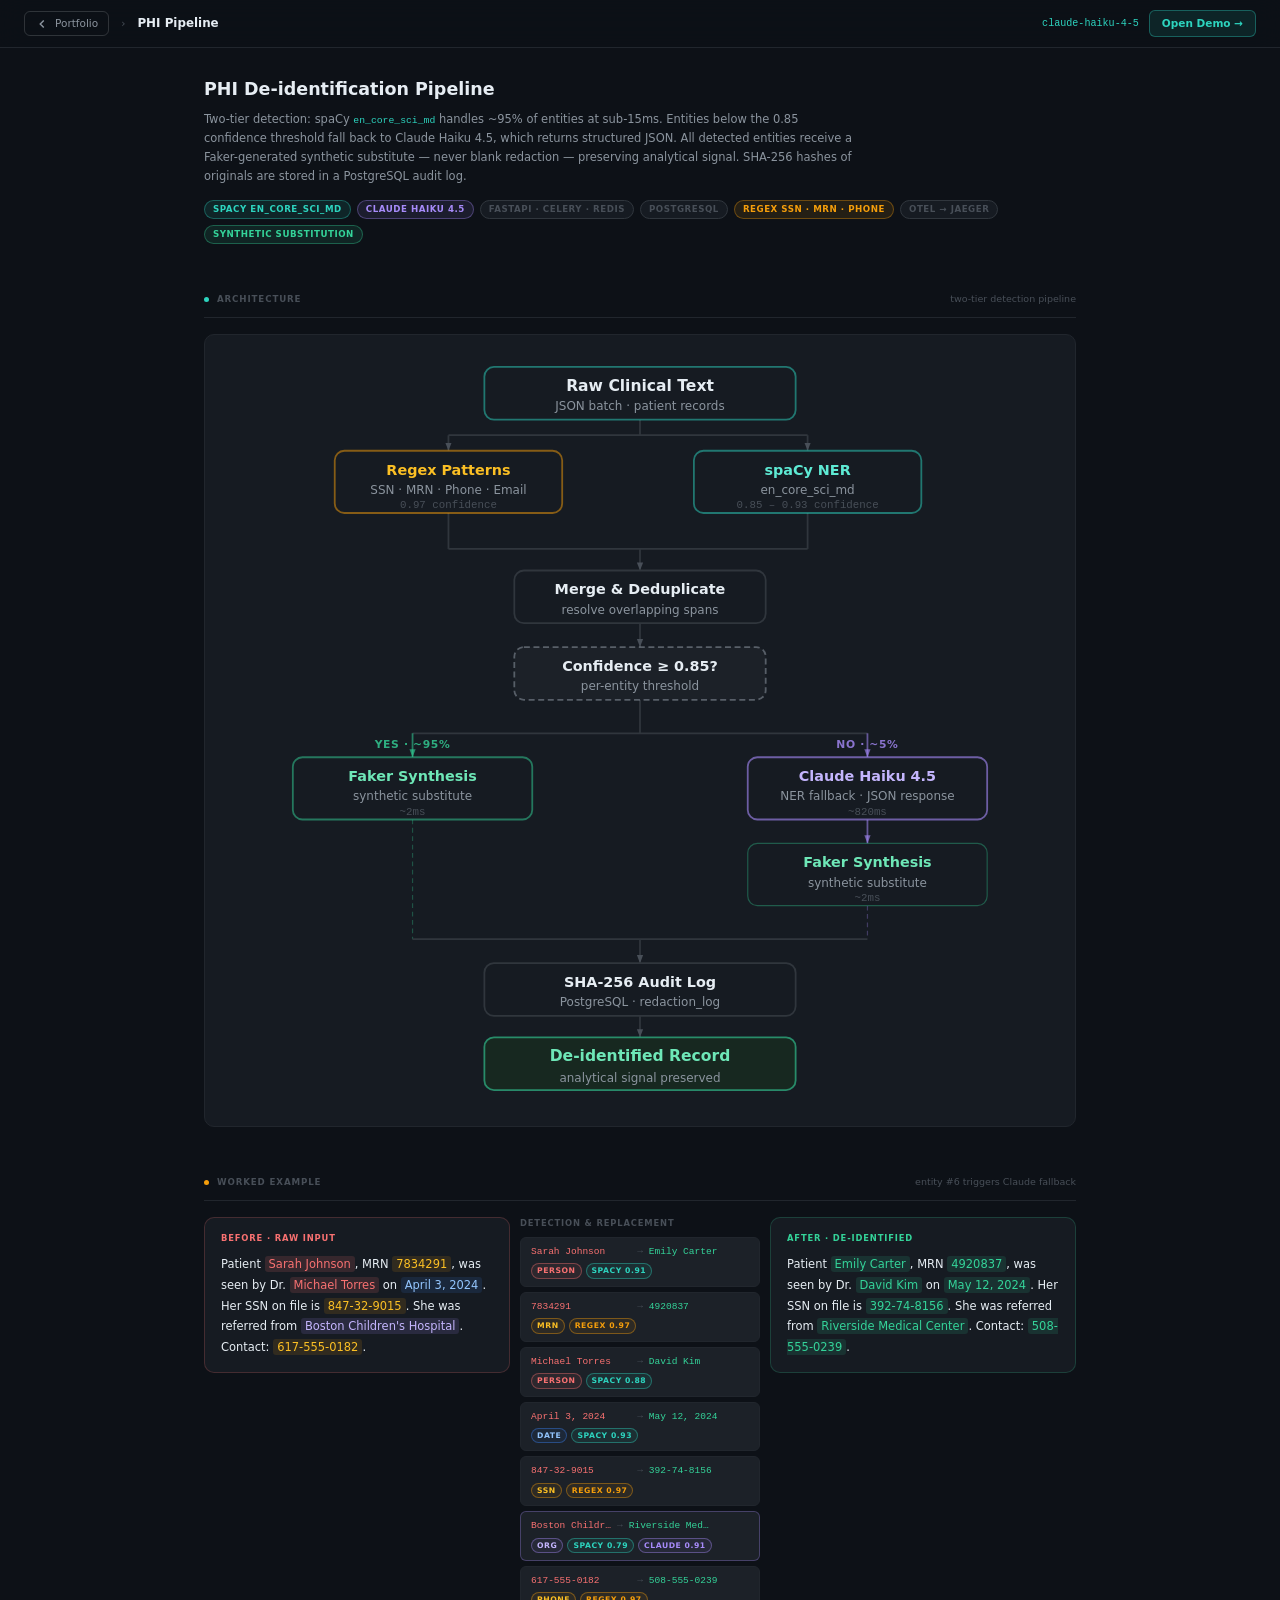
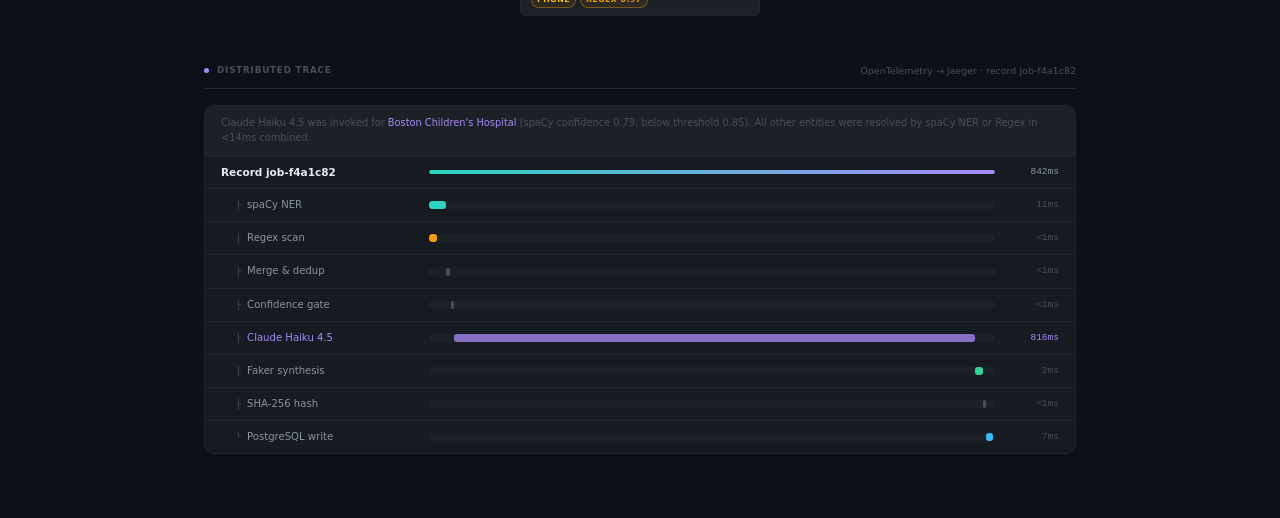
<file: phi-deidentification/pipeline.html>
<!DOCTYPE html>
<html lang="en" data-theme="dark">
<head>
  <meta charset="UTF-8" />
  <meta name="viewport" content="width=device-width, initial-scale=1.0" />
  <title>PHI De-identification — Pipeline</title>
  <link rel="icon" href="data:image/svg+xml,<svg xmlns='http://www.w3.org/2000/svg' viewBox='0 0 32 32'><rect width='32' height='32' rx='6' fill='%232dd4bf'/><text x='50%25' y='56%25' dominant-baseline='middle' text-anchor='middle' fill='%230d1117' font-family='monospace' font-size='16' font-weight='700'>Φ</text></svg>" />
  <style>
    :root {
      --bg:         #0d1117;
      --surface:    #161b22;
      --surface-2:  #1c2128;
      --border:     #21262d;
      --border-2:   #30363d;
      --text:       #e6edf3;
      --text-muted: #8b949e;
      --text-dim:   #484f58;
      --accent:     #2dd4bf;
      --accent-dim: rgba(45,212,191,0.10);
      --accent-border: rgba(45,212,191,0.35);
      --amber:      #f59e0b;
      --amber-dim:  rgba(245,158,11,0.10);
      --amber-border: rgba(245,158,11,0.35);
      --violet:     #a78bfa;
      --violet-dim: rgba(167,139,250,0.10);
      --violet-border: rgba(167,139,250,0.35);
      --safe:       #34d399;
      --safe-dim:   rgba(52,211,153,0.10);
      --safe-border: rgba(52,211,153,0.35);
      --radius:     6px;
      --radius-lg:  10px;
    }

    *, *::before, *::after { box-sizing: border-box; margin: 0; padding: 0; }
    html { font-size: 14px; }
    body {
      background: var(--bg);
      color: var(--text);
      font-family: system-ui, -apple-system, BlinkMacSystemFont, 'Segoe UI', sans-serif;
      line-height: 1.5;
      min-height: 100vh;
      -webkit-font-smoothing: antialiased;
    }
    a { color: var(--accent); text-decoration: none; }
    a:hover { text-decoration: underline; }
    ::-webkit-scrollbar { width: 4px; height: 4px; }
    ::-webkit-scrollbar-track { background: transparent; }
    ::-webkit-scrollbar-thumb { background: var(--border-2); border-radius: 2px; }

    /* ── Nav ──────────────────────────────────────────────────────────── */
    nav {
      position: sticky; top: 0; z-index: 40;
      background: rgba(13,17,23,0.92);
      backdrop-filter: blur(12px);
      border-bottom: 1px solid var(--border);
      height: 48px;
      display: flex; align-items: center;
      padding: 0 24px; gap: 12px;
    }
    .nav-back {
      display: flex; align-items: center; gap: 6px;
      font-size: 0.75rem; font-weight: 500; color: var(--text-muted);
      padding: 4px 10px; border: 1px solid rgba(255,255,255,0.15); border-radius: 6px;
      transition: color 0.15s, border-color 0.15s;
    }
    .nav-back:hover { color: var(--text); border-color: rgba(255,255,255,0.35); text-decoration: none; }
    .nav-sep { color: var(--text-dim); font-size: 0.75rem; }
    .nav-title { font-size: 0.85rem; font-weight: 600; }
    .nav-right { margin-left: auto; display: flex; align-items: center; gap: 10px; font-size: 0.72rem; }
    @media (max-width: 480px) {
      .nav-right { display: none; }
      .nav-sep, .nav-title { display: none; }
    }
    .nav-model { font-family: ui-monospace, monospace; color: var(--accent); font-weight: 500; }
    .btn-demo {
      background: var(--accent-dim);
      border: 1px solid var(--accent-border);
      border-radius: var(--radius);
      padding: 5px 12px;
      font-size: 0.75rem; font-weight: 600;
      color: var(--accent);
      text-decoration: none;
      transition: background 0.15s;
    }
    .btn-demo:hover { background: rgba(45,212,191,0.18); text-decoration: none; }

    /* ── Page ─────────────────────────────────────────────────────────── */
    .page-wrap { max-width: 920px; margin: 0 auto; padding: 28px 24px 72px; }

    .page-title {
      font-size: 1.25rem; font-weight: 700;
      color: var(--text); margin-bottom: 8px;
    }
    .page-desc {
      font-size: 0.82rem; color: var(--text-muted);
      max-width: 660px; line-height: 1.65;
    }
    .arch-chips {
      display: flex; flex-wrap: wrap; gap: 6px;
      margin-top: 14px;
    }
    .arch-chip {
      font-size: 0.62rem; font-weight: 600;
      letter-spacing: 0.06em; text-transform: uppercase;
      padding: 2px 8px; border-radius: 9999px;
      border: 1px solid var(--border-2);
      color: var(--text-dim); background: var(--surface);
    }
    .arch-chip.t  { border-color: var(--accent-border);  color: var(--accent); background: var(--accent-dim); }
    .arch-chip.v  { border-color: var(--violet-border);  color: var(--violet); background: var(--violet-dim); }
    .arch-chip.a  { border-color: var(--amber-border);   color: var(--amber);  background: var(--amber-dim); }
    .arch-chip.g  { border-color: var(--safe-border);    color: var(--safe);   background: var(--safe-dim); }

    /* ── Section ──────────────────────────────────────────────────────── */
    .section { margin-top: 48px; }
    .section-hd {
      display: flex; align-items: center; gap: 8px;
      margin-bottom: 16px; padding-bottom: 10px;
      border-bottom: 1px solid var(--border);
    }
    .section-dot { width: 5px; height: 5px; border-radius: 50%; flex-shrink: 0; }
    .section-ttl {
      font-size: 0.62rem; font-weight: 700;
      letter-spacing: 0.1em; text-transform: uppercase;
      color: var(--text-dim);
    }
    .section-sub {
      font-size: 0.68rem; color: var(--text-dim);
      margin-left: auto;
    }

    /* ── Diagram card ─────────────────────────────────────────────────── */
    .diagram-card {
      background: var(--surface);
      border: 1px solid var(--border);
      border-radius: var(--radius-lg);
      padding: 20px 16px;
      overflow-x: auto;
    }
    .diagram-card svg {
      display: block; height: auto;
      min-width: 500px; max-width: 100%;
    }

    /* ── Worked example ───────────────────────────────────────────────── */
    .ex-grid {
      display: grid;
      grid-template-columns: 1fr 240px 1fr;
      gap: 10px;
      align-items: start;
    }
    @media (max-width: 760px) { .ex-grid { grid-template-columns: 1fr; } }

    .ex-panel {
      background: var(--surface);
      border: 1px solid var(--border);
      border-radius: var(--radius-lg);
      padding: 14px 16px;
    }
    .ex-lbl {
      font-size: 0.6rem; font-weight: 700;
      letter-spacing: 0.1em; text-transform: uppercase;
      margin-bottom: 10px; display: block;
    }
    .ex-text {
      font-size: 0.82rem; line-height: 1.8;
      color: var(--text);
    }
    .phi { padding: 1px 4px; border-radius: 3px; font-weight: 500; }
    .phi-p  { background: rgba(248,113,113,0.14); color: #f87171; }
    .phi-m  { background: rgba(245,158,11,0.12);  color: #fbbf24; }
    .phi-d  { background: rgba(59,130,246,0.12);   color: #93c5fd; }
    .phi-s  { background: rgba(245,158,11,0.12);  color: #fbbf24; }
    .phi-o  { background: rgba(167,139,250,0.13); color: #c4b5fd; }
    .phi-ph { background: rgba(245,158,11,0.12);  color: #fbbf24; }
    .phi-r  { background: rgba(52,211,153,0.12);   color: #34d399; }

    /* Entity steps (middle column) */
    .ent-list { display: flex; flex-direction: column; gap: 5px; }
    .ent-card {
      background: var(--surface-2);
      border: 1px solid var(--border);
      border-radius: var(--radius);
      padding: 7px 10px;
    }
    .ent-row {
      display: flex; align-items: center; gap: 6px;
      font-size: 0.68rem; margin-bottom: 4px;
      font-family: ui-monospace, monospace;
    }
    .ent-orig { color: #f87171; flex: 1; min-width: 0; overflow: hidden; text-overflow: ellipsis; white-space: nowrap; }
    .ent-arr  { color: var(--text-dim); flex-shrink: 0; }
    .ent-repl { color: var(--safe); flex: 1; min-width: 0; overflow: hidden; text-overflow: ellipsis; white-space: nowrap; }
    .ent-badges { display: flex; gap: 4px; flex-wrap: wrap; }
    .badge {
      font-size: 0.55rem; font-weight: 700;
      letter-spacing: 0.07em; text-transform: uppercase;
      padding: 1px 5px; border-radius: 9999px;
      border: 1px solid;
    }
    .badge-p  { color: #f87171;  border-color: rgba(248,113,113,0.4);  background: rgba(248,113,113,0.08); }
    .badge-m  { color: #fbbf24;  border-color: rgba(245,158,11,0.4);   background: rgba(245,158,11,0.08); }
    .badge-d  { color: #93c5fd;  border-color: rgba(59,130,246,0.4);   background: rgba(59,130,246,0.08); }
    .badge-s  { color: #fbbf24;  border-color: rgba(245,158,11,0.4);   background: rgba(245,158,11,0.08); }
    .badge-o  { color: #c4b5fd;  border-color: rgba(167,139,250,0.4);  background: rgba(167,139,250,0.08); }
    .badge-ph { color: #fbbf24;  border-color: rgba(245,158,11,0.4);   background: rgba(245,158,11,0.08); }
    .badge-sp { color: #2dd4bf;  border-color: rgba(45,212,191,0.4);   background: rgba(45,212,191,0.08); }
    .badge-rx { color: #f59e0b;  border-color: rgba(245,158,11,0.4);   background: rgba(245,158,11,0.08); }
    .badge-cl { color: #a78bfa;  border-color: rgba(167,139,250,0.4);  background: rgba(167,139,250,0.08); }

    /* ── Trace ────────────────────────────────────────────────────────── */
    .trace-card {
      background: var(--surface);
      border: 1px solid var(--border);
      border-radius: var(--radius-lg);
      overflow: hidden;
    }
    .trace-note {
      padding: 10px 16px;
      font-size: 0.7rem; color: var(--text-dim);
      border-bottom: 1px solid var(--border);
      background: var(--surface-2);
    }
    .trace-note span { color: var(--violet); }
    .trace-row {
      display: grid;
      grid-template-columns: 196px 1fr 52px;
      gap: 12px;
      align-items: center;
      padding: 8px 16px;
    }
    .trace-row + .trace-row { border-top: 1px solid var(--border); }
    .trace-name {
      font-size: 0.72rem; color: var(--text-muted);
      white-space: nowrap; overflow: hidden; text-overflow: ellipsis;
    }
    .trace-name.root { color: var(--text); font-weight: 600; font-size: 0.75rem; }
    .trace-name.indent { padding-left: 14px; }
    .trace-name.indent::before {
      content: '├ ';
      color: var(--text-dim);
      font-family: ui-monospace, monospace;
    }
    .trace-name.indent.last::before { content: '└ '; }
    .trace-bg {
      background: var(--surface-2);
      border-radius: 3px;
      height: 8px;
      position: relative;
      overflow: hidden;
    }
    .trace-root-bg { height: 4px; background: var(--border-2); }
    .trace-bar {
      position: absolute; top: 0; height: 100%;
      border-radius: 3px;
      width: 0; /* animated to data-w */
      transition: width 0.9s cubic-bezier(0.16,1,0.3,1);
    }
    .trace-time {
      font-size: 0.68rem; font-family: ui-monospace, monospace;
      color: var(--text-dim); text-align: right;
      font-variant-numeric: tabular-nums;
    }
    .trace-time.root { color: var(--text-muted); }
  </style>
</head>
<body>

<nav>
  <a href="/#phi" class="nav-back">
    <svg width="14" height="14" viewBox="0 0 24 24" fill="none" stroke="currentColor" stroke-width="2.5"><polyline points="15 18 9 12 15 6"/></svg>
    Portfolio
  </a>
  <span class="nav-sep">›</span>
  <span class="nav-title">PHI Pipeline</span>
  <div class="nav-right">
    <span class="nav-model">claude-haiku-4-5</span>
    <a href="index.html" class="btn-demo">Open Demo →</a>
  </div>
</nav>

<div class="page-wrap">

  <h1 class="page-title">PHI De-identification Pipeline</h1>
  <p class="page-desc">
    Two-tier detection: spaCy <code style="font-family:ui-monospace,monospace;font-size:0.85em;color:var(--accent)">en_core_sci_md</code> handles
    ~95% of entities at sub-15ms. Entities below the 0.85 confidence threshold fall back to Claude Haiku 4.5,
    which returns structured JSON. All detected entities receive a Faker-generated synthetic substitute —
    never blank redaction — preserving analytical signal. SHA-256 hashes of originals are stored in a
    PostgreSQL audit log.
  </p>
  <div class="arch-chips">
    <span class="arch-chip t">spaCy en_core_sci_md</span>
    <span class="arch-chip v">Claude Haiku 4.5</span>
    <span class="arch-chip">FastAPI · Celery · Redis</span>
    <span class="arch-chip">PostgreSQL</span>
    <span class="arch-chip a">Regex SSN · MRN · Phone</span>
    <span class="arch-chip">OTel → Jaeger</span>
    <span class="arch-chip g">Synthetic substitution</span>
  </div>

  <!-- ── Architecture ──────────────────────────────────────────────── -->
  <div class="section">
    <div class="section-hd">
      <div class="section-dot" style="background:var(--accent)"></div>
      <span class="section-ttl">Architecture</span>
      <span class="section-sub">two-tier detection pipeline</span>
    </div>
    <div class="diagram-card">
      <svg viewBox="0 0 700 628" xmlns="http://www.w3.org/2000/svg">
        <defs>
          <marker id="arr" viewBox="0 0 10 10" refX="9" refY="5"
            markerWidth="5" markerHeight="5" orient="auto">
            <path d="M 0 1.5 L 9 5 L 0 8.5 Z" fill="#484f58"/>
          </marker>
          <marker id="arr-g" viewBox="0 0 10 10" refX="9" refY="5"
            markerWidth="5" markerHeight="5" orient="auto">
            <path d="M 0 1.5 L 9 5 L 0 8.5 Z" fill="rgba(52,211,153,0.6)"/>
          </marker>
          <marker id="arr-v" viewBox="0 0 10 10" refX="9" refY="5"
            markerWidth="5" markerHeight="5" orient="auto">
            <path d="M 0 1.5 L 9 5 L 0 8.5 Z" fill="rgba(167,139,250,0.6)"/>
          </marker>
        </defs>

        <!-- ── Connector paths (drawn first, behind nodes) ────────────── -->
        <!-- Input → split to Regex and spaCy -->
        <line x1="350" y1="54" x2="350" y2="67" stroke="#30363d" stroke-width="1.5"/>
        <line x1="190" y1="67" x2="490" y2="67" stroke="#30363d" stroke-width="1.5"/>
        <line x1="190" y1="67" x2="190" y2="80" stroke="#30363d" stroke-width="1.5" marker-end="url(#arr)"/>
        <line x1="490" y1="67" x2="490" y2="80" stroke="#30363d" stroke-width="1.5" marker-end="url(#arr)"/>

        <!-- Regex + spaCy → Merge -->
        <line x1="190" y1="132" x2="190" y2="162" stroke="#30363d" stroke-width="1.5"/>
        <line x1="490" y1="132" x2="490" y2="162" stroke="#30363d" stroke-width="1.5"/>
        <line x1="190" y1="162" x2="490" y2="162" stroke="#30363d" stroke-width="1.5"/>
        <line x1="350" y1="162" x2="350" y2="180" stroke="#30363d" stroke-width="1.5" marker-end="url(#arr)"/>

        <!-- Merge → Gate -->
        <line x1="350" y1="224" x2="350" y2="244" stroke="#30363d" stroke-width="1.5" marker-end="url(#arr)"/>

        <!-- Gate → branch horizontal -->
        <line x1="350" y1="288" x2="350" y2="316" stroke="#30363d" stroke-width="1.5"/>
        <line x1="160" y1="316" x2="540" y2="316" stroke="#30363d" stroke-width="1.5"/>

        <!-- Branch to YES (green) -->
        <line x1="160" y1="316" x2="160" y2="336"
          stroke="rgba(52,211,153,0.55)" stroke-width="1.5" marker-end="url(#arr-g)"/>

        <!-- Branch to NO (violet) -->
        <line x1="540" y1="316" x2="540" y2="336"
          stroke="rgba(167,139,250,0.55)" stroke-width="1.5" marker-end="url(#arr-v)"/>

        <!-- Claude → Faker (NO path) -->
        <line x1="540" y1="388" x2="540" y2="408"
          stroke="rgba(167,139,250,0.55)" stroke-width="1.5" marker-end="url(#arr-v)"/>

        <!-- Rejoin: YES Faker bottom to horizontal converge -->
        <line x1="160" y1="388" x2="160" y2="488"
          stroke="rgba(52,211,153,0.3)" stroke-width="1" stroke-dasharray="4,3"/>
        <!-- NO Faker bottom to horizontal converge -->
        <line x1="540" y1="460" x2="540" y2="488"
          stroke="rgba(167,139,250,0.3)" stroke-width="1" stroke-dasharray="4,3"/>
        <!-- Horizontal convergence -->
        <line x1="160" y1="488" x2="540" y2="488" stroke="#30363d" stroke-width="1.5"/>
        <!-- Down to Audit -->
        <line x1="350" y1="488" x2="350" y2="508" stroke="#30363d" stroke-width="1.5" marker-end="url(#arr)"/>

        <!-- Audit → Output -->
        <line x1="350" y1="552" x2="350" y2="570" stroke="#30363d" stroke-width="1.5" marker-end="url(#arr)"/>

        <!-- ── Node boxes ──────────────────────────────────────────────── -->

        <!-- INPUT -->
        <rect x="220" y="10" width="260" height="44" rx="8"
          fill="#161b22" stroke="#2dd4bf" stroke-width="1.5" stroke-opacity="0.5"/>
        <text x="350" y="30" text-anchor="middle"
          fill="#e6edf3" font-family="system-ui,sans-serif" font-size="13" font-weight="600">Raw Clinical Text</text>
        <text x="350" y="46" text-anchor="middle"
          fill="#8b949e" font-family="system-ui,sans-serif" font-size="10">JSON batch · patient records</text>

        <!-- REGEX -->
        <rect x="95" y="80" width="190" height="52" rx="8"
          fill="#161b22" stroke="#f59e0b" stroke-width="1.5" stroke-opacity="0.5"/>
        <text x="190" y="100" text-anchor="middle"
          fill="#fbbf24" font-family="system-ui,sans-serif" font-size="12" font-weight="600">Regex Patterns</text>
        <text x="190" y="116" text-anchor="middle"
          fill="#8b949e" font-family="system-ui,sans-serif" font-size="10">SSN · MRN · Phone · Email</text>
        <text x="190" y="128" text-anchor="middle"
          fill="#484f58" font-family="ui-monospace,monospace" font-size="9">0.97 confidence</text>

        <!-- spaCy NER -->
        <rect x="395" y="80" width="190" height="52" rx="8"
          fill="#161b22" stroke="#2dd4bf" stroke-width="1.5" stroke-opacity="0.5"/>
        <text x="490" y="100" text-anchor="middle"
          fill="#5eead4" font-family="system-ui,sans-serif" font-size="12" font-weight="600">spaCy NER</text>
        <text x="490" y="116" text-anchor="middle"
          fill="#8b949e" font-family="system-ui,sans-serif" font-size="10">en_core_sci_md</text>
        <text x="490" y="128" text-anchor="middle"
          fill="#484f58" font-family="ui-monospace,monospace" font-size="9">0.85 – 0.93 confidence</text>

        <!-- MERGE -->
        <rect x="245" y="180" width="210" height="44" rx="8"
          fill="#161b22" stroke="#30363d" stroke-width="1.5"/>
        <text x="350" y="200" text-anchor="middle"
          fill="#e6edf3" font-family="system-ui,sans-serif" font-size="12" font-weight="600">Merge &amp; Deduplicate</text>
        <text x="350" y="216" text-anchor="middle"
          fill="#8b949e" font-family="system-ui,sans-serif" font-size="10">resolve overlapping spans</text>

        <!-- GATE (dashed border signals decision node) -->
        <rect x="245" y="244" width="210" height="44" rx="8"
          fill="#1c2128" stroke="#8b949e" stroke-width="1.5"
          stroke-opacity="0.55" stroke-dasharray="5,3"/>
        <text x="350" y="264" text-anchor="middle"
          fill="#e6edf3" font-family="system-ui,sans-serif" font-size="12" font-weight="600">Confidence ≥ 0.85?</text>
        <text x="350" y="280" text-anchor="middle"
          fill="#8b949e" font-family="system-ui,sans-serif" font-size="10">per-entity threshold</text>

        <!-- Branch labels -->
        <text x="160" y="328" text-anchor="middle"
          fill="rgba(52,211,153,0.8)" font-family="system-ui,sans-serif"
          font-size="9" font-weight="700" letter-spacing="0.06em">YES · ~95%</text>
        <text x="540" y="328" text-anchor="middle"
          fill="rgba(167,139,250,0.8)" font-family="system-ui,sans-serif"
          font-size="9" font-weight="700" letter-spacing="0.06em">NO · ~5%</text>

        <!-- YES: Faker (fast path) -->
        <rect x="60" y="336" width="200" height="52" rx="8"
          fill="#161b22" stroke="#34d399" stroke-width="1.5" stroke-opacity="0.5"/>
        <text x="160" y="356" text-anchor="middle"
          fill="#6ee7b7" font-family="system-ui,sans-serif" font-size="12" font-weight="600">Faker Synthesis</text>
        <text x="160" y="372" text-anchor="middle"
          fill="#8b949e" font-family="system-ui,sans-serif" font-size="10">synthetic substitute</text>
        <text x="160" y="384" text-anchor="middle"
          fill="#484f58" font-family="ui-monospace,monospace" font-size="9">~2ms</text>

        <!-- NO: Claude Haiku -->
        <rect x="440" y="336" width="200" height="52" rx="8"
          fill="#161b22" stroke="#a78bfa" stroke-width="1.5" stroke-opacity="0.6"/>
        <text x="540" y="356" text-anchor="middle"
          fill="#c4b5fd" font-family="system-ui,sans-serif" font-size="12" font-weight="600">Claude Haiku 4.5</text>
        <text x="540" y="372" text-anchor="middle"
          fill="#8b949e" font-family="system-ui,sans-serif" font-size="10">NER fallback · JSON response</text>
        <text x="540" y="384" text-anchor="middle"
          fill="#484f58" font-family="ui-monospace,monospace" font-size="9">~820ms</text>

        <!-- NO: Faker (after Claude) -->
        <rect x="440" y="408" width="200" height="52" rx="8"
          fill="#161b22" stroke="#34d399" stroke-width="1" stroke-opacity="0.35"/>
        <text x="540" y="428" text-anchor="middle"
          fill="#6ee7b7" font-family="system-ui,sans-serif" font-size="12" font-weight="600">Faker Synthesis</text>
        <text x="540" y="444" text-anchor="middle"
          fill="#8b949e" font-family="system-ui,sans-serif" font-size="10">synthetic substitute</text>
        <text x="540" y="456" text-anchor="middle"
          fill="#484f58" font-family="ui-monospace,monospace" font-size="9">~2ms</text>

        <!-- AUDIT -->
        <rect x="220" y="508" width="260" height="44" rx="8"
          fill="#161b22" stroke="#30363d" stroke-width="1.5"/>
        <text x="350" y="528" text-anchor="middle"
          fill="#e6edf3" font-family="system-ui,sans-serif" font-size="12" font-weight="600">SHA-256 Audit Log</text>
        <text x="350" y="544" text-anchor="middle"
          fill="#8b949e" font-family="system-ui,sans-serif" font-size="10">PostgreSQL · redaction_log</text>

        <!-- OUTPUT -->
        <rect x="220" y="570" width="260" height="44" rx="8"
          fill="#172820" stroke="#34d399" stroke-width="1.5" stroke-opacity="0.6"/>
        <text x="350" y="590" text-anchor="middle"
          fill="#6ee7b7" font-family="system-ui,sans-serif" font-size="13" font-weight="700">De-identified Record</text>
        <text x="350" y="607" text-anchor="middle"
          fill="#8b949e" font-family="system-ui,sans-serif" font-size="10">analytical signal preserved</text>
      </svg>
    </div>
  </div>

  <!-- ── Worked Example ────────────────────────────────────────────── -->
  <div class="section">
    <div class="section-hd">
      <div class="section-dot" style="background:var(--amber)"></div>
      <span class="section-ttl">Worked Example</span>
      <span class="section-sub">entity #6 triggers Claude fallback</span>
    </div>
    <div class="ex-grid">

      <!-- Before -->
      <div class="ex-panel" style="border-color:rgba(248,113,113,0.2)">
        <span class="ex-lbl" style="color:#f87171">Before · Raw Input</span>
        <div class="ex-text">
          Patient <span class="phi phi-p">Sarah Johnson</span>,
          MRN <span class="phi phi-m">7834291</span>,
          was seen by Dr.&nbsp;<span class="phi phi-p">Michael Torres</span>
          on <span class="phi phi-d">April&nbsp;3,&nbsp;2024</span>.
          Her SSN on file is <span class="phi phi-s">847-32-9015</span>.
          She was referred from
          <span class="phi phi-o" title="spaCy 0.79 → Claude fallback">Boston Children's Hospital</span>.
          Contact:&nbsp;<span class="phi phi-ph">617-555-0182</span>.
        </div>
      </div>

      <!-- Entity steps -->
      <div>
        <span class="ex-lbl" style="color:var(--text-dim);display:block;margin-bottom:8px">Detection &amp; Replacement</span>
        <div class="ent-list">

          <div class="ent-card">
            <div class="ent-row">
              <span class="ent-orig">Sarah Johnson</span>
              <span class="ent-arr">→</span>
              <span class="ent-repl">Emily Carter</span>
            </div>
            <div class="ent-badges">
              <span class="badge badge-p">PERSON</span>
              <span class="badge badge-sp">spaCy 0.91</span>
            </div>
          </div>

          <div class="ent-card">
            <div class="ent-row">
              <span class="ent-orig">7834291</span>
              <span class="ent-arr">→</span>
              <span class="ent-repl">4920837</span>
            </div>
            <div class="ent-badges">
              <span class="badge badge-m">MRN</span>
              <span class="badge badge-rx">Regex 0.97</span>
            </div>
          </div>

          <div class="ent-card">
            <div class="ent-row">
              <span class="ent-orig">Michael Torres</span>
              <span class="ent-arr">→</span>
              <span class="ent-repl">David Kim</span>
            </div>
            <div class="ent-badges">
              <span class="badge badge-p">PERSON</span>
              <span class="badge badge-sp">spaCy 0.88</span>
            </div>
          </div>

          <div class="ent-card">
            <div class="ent-row">
              <span class="ent-orig">April 3, 2024</span>
              <span class="ent-arr">→</span>
              <span class="ent-repl">May 12, 2024</span>
            </div>
            <div class="ent-badges">
              <span class="badge badge-d">DATE</span>
              <span class="badge badge-sp">spaCy 0.93</span>
            </div>
          </div>

          <div class="ent-card">
            <div class="ent-row">
              <span class="ent-orig">847-32-9015</span>
              <span class="ent-arr">→</span>
              <span class="ent-repl">392-74-8156</span>
            </div>
            <div class="ent-badges">
              <span class="badge badge-s">SSN</span>
              <span class="badge badge-rx">Regex 0.97</span>
            </div>
          </div>

          <div class="ent-card" style="border-color:rgba(167,139,250,0.3)">
            <div class="ent-row">
              <span class="ent-orig" style="max-width:80px">Boston Children's…</span>
              <span class="ent-arr">→</span>
              <span class="ent-repl" style="max-width:80px">Riverside Medical…</span>
            </div>
            <div class="ent-badges">
              <span class="badge badge-o">ORG</span>
              <span class="badge badge-sp">spaCy 0.79</span>
              <span class="badge badge-cl">Claude 0.91</span>
            </div>
          </div>

          <div class="ent-card">
            <div class="ent-row">
              <span class="ent-orig">617-555-0182</span>
              <span class="ent-arr">→</span>
              <span class="ent-repl">508-555-0239</span>
            </div>
            <div class="ent-badges">
              <span class="badge badge-ph">PHONE</span>
              <span class="badge badge-rx">Regex 0.97</span>
            </div>
          </div>

        </div>
      </div>

      <!-- After -->
      <div class="ex-panel" style="border-color:rgba(52,211,153,0.2)">
        <span class="ex-lbl" style="color:#34d399">After · De-identified</span>
        <div class="ex-text">
          Patient <span class="phi phi-r">Emily Carter</span>,
          MRN <span class="phi phi-r">4920837</span>,
          was seen by Dr.&nbsp;<span class="phi phi-r">David Kim</span>
          on <span class="phi phi-r">May&nbsp;12,&nbsp;2024</span>.
          Her SSN on file is <span class="phi phi-r">392-74-8156</span>.
          She was referred from
          <span class="phi phi-r">Riverside Medical Center</span>.
          Contact:&nbsp;<span class="phi phi-r">508-555-0239</span>.
        </div>
      </div>

    </div>
  </div>

  <!-- ── Distributed Trace ─────────────────────────────────────────── -->
  <div class="section">
    <div class="section-hd">
      <div class="section-dot" style="background:var(--violet)"></div>
      <span class="section-ttl">Distributed Trace</span>
      <span class="section-sub">OpenTelemetry → Jaeger · record job-f4a1c82</span>
    </div>
    <div class="trace-card">
      <div class="trace-note">
        Claude Haiku 4.5 was invoked for <span>Boston Children's Hospital</span> (spaCy confidence 0.79,
        below threshold 0.85). All other entities were resolved by spaCy NER or Regex in &lt;14ms combined.
      </div>

      <!-- Root span -->
      <div class="trace-row">
        <div class="trace-name root">Record job-f4a1c82</div>
        <div class="trace-bg trace-root-bg">
          <div class="trace-bar" data-w="100%"
            style="background:linear-gradient(90deg,#2dd4bf,#a78bfa);"></div>
        </div>
        <div class="trace-time root">842ms</div>
      </div>

      <div class="trace-row">
        <div class="trace-name indent">spaCy NER</div>
        <div class="trace-bg">
          <div class="trace-bar" data-w="3%" data-l="0%"
            style="background:#2dd4bf;"></div>
        </div>
        <div class="trace-time">11ms</div>
      </div>

      <div class="trace-row">
        <div class="trace-name indent">Regex scan</div>
        <div class="trace-bg">
          <div class="trace-bar" data-w="1.5%" data-l="0%"
            style="background:#f59e0b;"></div>
        </div>
        <div class="trace-time">&lt;1ms</div>
      </div>

      <div class="trace-row">
        <div class="trace-name indent">Merge &amp; dedup</div>
        <div class="trace-bg">
          <div class="trace-bar" data-w="0.8%" data-l="3%"
            style="background:#484f58;"></div>
        </div>
        <div class="trace-time">&lt;1ms</div>
      </div>

      <div class="trace-row">
        <div class="trace-name indent">Confidence gate</div>
        <div class="trace-bg">
          <div class="trace-bar" data-w="0.6%" data-l="3.8%"
            style="background:#484f58;"></div>
        </div>
        <div class="trace-time">&lt;1ms</div>
      </div>

      <div class="trace-row">
        <div class="trace-name indent" style="color:var(--violet)">Claude Haiku 4.5</div>
        <div class="trace-bg">
          <div class="trace-bar" data-w="92%" data-l="4.4%"
            style="background:rgba(167,139,250,0.75);"></div>
        </div>
        <div class="trace-time" style="color:var(--violet)">816ms</div>
      </div>

      <div class="trace-row">
        <div class="trace-name indent">Faker synthesis</div>
        <div class="trace-bg">
          <div class="trace-bar" data-w="1.5%" data-l="96.4%"
            style="background:#34d399;"></div>
        </div>
        <div class="trace-time">2ms</div>
      </div>

      <div class="trace-row">
        <div class="trace-name indent">SHA-256 hash</div>
        <div class="trace-bg">
          <div class="trace-bar" data-w="0.5%" data-l="97.9%"
            style="background:#484f58;"></div>
        </div>
        <div class="trace-time">&lt;1ms</div>
      </div>

      <div class="trace-row">
        <div class="trace-name indent last">PostgreSQL write</div>
        <div class="trace-bg">
          <div class="trace-bar" data-w="1.2%" data-l="98.4%"
            style="background:#38bdf8;"></div>
        </div>
        <div class="trace-time">7ms</div>
      </div>

    </div>
  </div>

</div><!-- /page-wrap -->

<script>
  // Animate trace bars on load (brief delay so transition is visible)
  window.addEventListener('load', () => {
    setTimeout(() => {
      document.querySelectorAll('.trace-bar').forEach(bar => {
        bar.style.left  = bar.dataset.l || '0%';
        bar.style.width = bar.dataset.w || '0%';
      });
    }, 120);
  });
</script>
</body>
</html>
</file>
